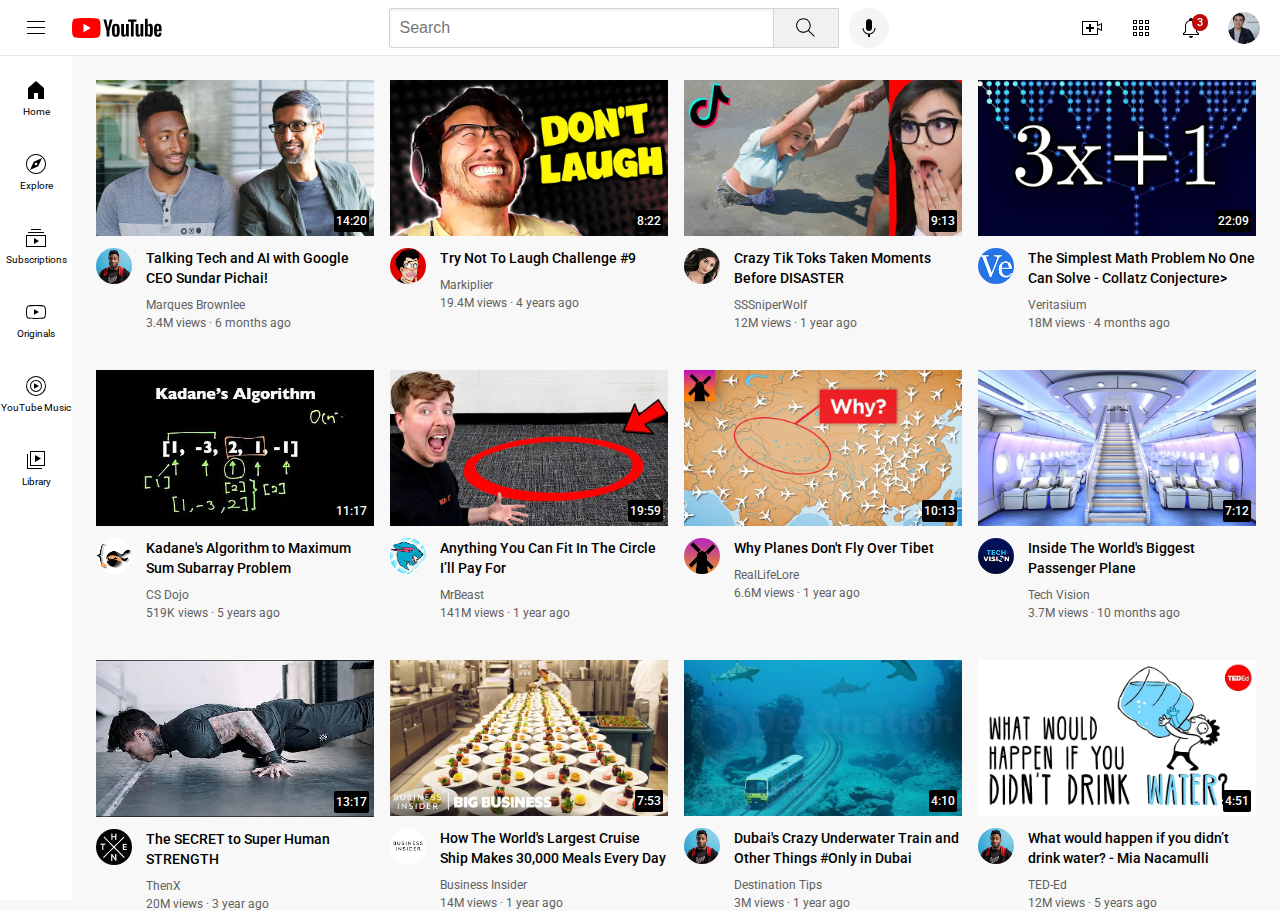
<file: index.html>
<!DOCTYPE html>
<html>
<head>
  <link rel="preconnect" href="https://fonts.googleapis.com">
  <link rel="preconnect" href="https://fonts.gstatic.com" crossorigin>
  <link href="https://fonts.googleapis.com/css2?family=Roboto:wght@400;500;700&display=swap" rel="stylesheet">
  <title>YouTube.com Clone</title>

  <link rel="stylesheet" href="styles/general.css">
  <link rel="stylesheet" href="styles/header.css">
  <link rel="stylesheet" href="styles/video.css">
  <link rel="stylesheet" href="styles/sidebar.css">
</head>
<body>
  <header class="header">
    <div class="left-section">
      <img class="hamburger-menu" src="icons/hamburger-menu.svg">
      <img class="youtube-logo" src="icons/youtube-logo.svg">

    </div>
    <div class="middle-section">
      <input class="search-bar" type="text" placeholder="Search">
      <button class="search-button" >
        <img class="search-icon" src="icons/search.svg">
        <div class="tooltip" >Search</div>
      </button>
      <!-- Put position absolute in position relative -->
      <button class="voice-search-button">
        <img class="voice-search-icon" src="icons/voice-search-icon.svg">
        <div class="tooltip" >Search with your voice</div>
      </button>
    </div>

    <div class="right-section">
      <div class="upload-icon-container">
        <img class="upload-icon" src="icons/upload.svg">
        <div class="tooltip" >Create</div>
      </div>
      <div class="youtube-apps-icon-container" >
        <img class="youtube-apps-icon" src="icons/youtube-apps.svg">
        <div class="tooltip">YouTube apps</div>
      </div>
      <div class="notifications-icon-container" >
        <img class="notifications-icon" src="icons/notifications.svg">
        <div class="notifications-count" >3</div>
        <div class="tooltip" >Notifications</div>
      </div>
      <img class="current-user-picture" src="channel-pictures/my-channel.jpeg">
    </div>
  </header>

  <nav class="sidebar" >
    <div class="sidebar-link" >
      <img src="icons/home.svg">
      <div>Home</div>
    </div>
    <div class="sidebar-link" >
      <img src="icons/explore.svg">
      <div>Explore</div>
    </div>
    <div class="sidebar-link" >
      <img src="icons/subscriptions.svg">
      <div>Subscriptions</div>
    </div>
    <div class="sidebar-link" >
      <img src="icons/originals.svg">
      <div>Originals</div>
    </div>
    <div class="sidebar-link" >
      <img src="icons/youtube-music.svg">
      <div>YouTube Music</div>
    </div>
    <div class="sidebar-link" >
      <img src="icons/library.svg">
      <div>Library</div>
    </div>
  </nav>
  
  <main>
    <section class="video-grid">
      <div class="video-preview">
        <div class="thumbnail-row">
          <a href="https://www.youtube.com/watch?v=n2RNcPRtAiY" target="_blank">
            <img class="thumbnail" src="thumbnails/thumbnail-1.webp">
          </a>
          <div class="video-time">14:20</div>
        </div>
        <div class="video-info-grid" >
          <div class="channel-picture">
            <a href="https://www.youtube.com/c/mkbhd" target="_blank">
              <img class="profile-picture" src="channel-pictures/channel-1.jpeg">
            </a>
            <div class="tooltip" >
              <img class="tooltip-profile-picture" src="channel-pictures/channel-1.jpeg">
              <div class="tooltip-info" >
                <p class="tooltip-author">Marques Brownlee</p>
                <p class="subscribers">15M subscribers</p>
              </div>
            </div>
          </div>
          <div class="video-info">
            <a class="video-link" href="https://www.youtube.com/watch?v=n2RNcPRtAiY" target="_blank">
              <p class="video-title">
                Talking Tech and AI with Google CEO Sundar Pichai!
              </p>
            </a>
            <a class="channel-link" href="https://www.youtube.com/c/mkbhd" target="_blank">
              <p class="video-author">Marques Brownlee</p>
            </a>
            <p class="video-stats">3.4M views &#183; 6 months ago</p>
          </div>
        </div>
      </div>
    
      <div class="video-preview">
        <div class="thumbnail-row">
          <a href="https://www.youtube.com/watch?v=mP0RAo9SKZk" target="_blank">
            <img class="thumbnail" src="thumbnails/thumbnail-2.webp">
          </a>
          <div class="video-time">8:22</div>
        </div>
    
        <div class="video-info-grid" >
          <div class="channel-picture">
            <a href="https://www.youtube.com/c/markiplier" target="_blank">
              <img class="profile-picture" src="channel-pictures/channel-2.jpeg">
            </a>
            <div class="tooltip" >
              <img class="tooltip-profile-picture" src="channel-pictures/channel-2.jpeg">
              <div class="tooltip-info">
                <p class="tooltip-author">Markiplier</p>
                <p class="subscribers">34.4M subscribers </p>
              </div>
            </div>
          </div>
          <div class="video-info">
            <a class="video-link" href="https://www.youtube.com/watch?v=mP0RAo9SKZk" target="_blank">
              <p class="video-title">
                Try Not To Laugh Challenge #9
              </p>
            </a>
            <a class="channel-link" href="https://www.youtube.com/c/markiplier" target="_blank">
              <p class="video-author">Markiplier</p>
            </a>
            <p class="video-stats">19.4M views &#183; 4 years ago</p>
          </div>
          
        </div>
        
      </div>
  
      <div class="video-preview">
    
        <div class="thumbnail-row">
          <a href="https://www.youtube.com/watch?v=FgjPQQeTh1w" target="_blank">
            <img class="thumbnail" src="thumbnails/thumbnail-3.webp">
          </a>
          <div class="video-time">9:13</div>
        </div>
        <div class="video-info-grid" >
          <div class="channel-picture">
            <a href="https://www.youtube.com/user/SSSniperWolf" target="_blank">
              <img class="profile-picture" src="channel-pictures/channel-3.jpeg">
            </a>
          </div>
          <div class="video-info">
            <a class="video-link" href="https://www.youtube.com/watch?v=FgjPQQeTh1w" target="_blank">
              <p class="video-title">
                Crazy Tik Toks Taken Moments Before DISASTER 
              </p>
          </a>
          <a class="channel-link" href="https://www.youtube.com/user/SSSniperWolf" target="_blank">
            <p class="video-author">SSSniperWolf</p>
        </a>
            <p class="video-stats">12M views &#183; 1 year ago</p>
          </div>
          
        </div>
    
        
      </div>
    
      <div class="video-preview">
        <div class="thumbnail-row">
          <a href="https://www.youtube.com/watch?v=094y1Z2wpJg" target="_blank">
            <img class="thumbnail" src="thumbnails/thumbnail-4.webp">
          </a>
          <div class="video-time">22:09</div>
        </div>
    
        <div class="video-info-grid" >
          <div class="channel-picture">
            <a href="https://www.youtube.com/c/veritasium" target="_blank">
              <img class="profile-picture" src="channel-pictures/channel-4.jpeg">
            </a>
          </div>
          <div class="video-info">
            <a class="video-link" href="https://www.youtube.com/watch?v=094y1Z2wpJg" target="_blank">
              <p class="video-title">
                The Simplest Math Problem No One Can Solve - Collatz Conjecture>
              </p> 
            </a> 
            <a class="channel-link" href="https://www.youtube.com/c/veritasium" target="_blank">
              <p class="video-author">Veritasium</p>
            </a>
            <p class="video-stats">18M views &#183; 4 months ago</p>
          </div>
          
        </div>
      </div>
    
      <div class="video-preview">
    
        <div class="thumbnail-row">
          <a href="https://www.youtube.com/watch?v=86CQq3pKSUw" target="_blank">
            <img class="thumbnail" src="thumbnails/thumbnail-5.webp">
          </a>
          <div class="video-time">11:17</div>
        </div>
        <div class="video-info-grid" >
          <div class="channel-picture">
            <a href="https://www.youtube.com/c/CSDojo" target="_blank">
              <img class="profile-picture" src="channel-pictures/channel-5.jpeg">
            </a>
          </div>
          <div class="video-info">
            <a class="video-link" href="https://www.youtube.com/watch?v=86CQq3pKSUw" target="_blank">
              <p class="video-title">
                Kadane's Algorithm to Maximum Sum Subarray Problem
              </p>
            </a>

            <a class="channel-link" href="https://www.youtube.com/c/CSDojo" target="_blank">
              <p class="video-author">CS Dojo</p>
            </a>
            <p class="video-stats">519K views &#183; 5 years ago</p>
          </div>
        </div>
      </div>
    
      <div class="video-preview">
        <div class="thumbnail-row">
          <a href="https://www.youtube.com/watch?v=yXWw0_UfSFg" target="_blank">
            <img class="thumbnail" src="thumbnails/thumbnail-6.webp">
          </a>
          <div class="video-time">19:59</div>
        </div>
        <div class="video-info-grid" >
          <div class="channel-picture">
            <a href="https://www.youtube.com/channel/UCX6OQ3DkcsbYNE6H8uQQuVA" target="_blank">
              <img class="profile-picture" src="channel-pictures/channel-6.jpeg">
            </a>
          </div>
          <div class="video-info">
            <a class="video-link" href="https://www.youtube.com/watch?v=yXWw0_UfSFg" target="_blank">
              <p class="video-title">
                Anything You Can Fit In The Circle I’ll Pay For</p>
            </a>

            <a class="channel-link" href="https://www.youtube.com/channel/UCX6OQ3DkcsbYNE6H8uQQuVA" target="_blank">
              <p class="video-author">MrBeast</p>
            </a>

            <p class="video-stats">141M views &#183; 1 year ago</p>
          </div>
        </div>
      </div>

      <div class="video-preview">
        <div class="thumbnail-row">
          <a href="https://www.youtube.com/watch?v=fNVa1qMbF9Y" target="_blank">
            <img class="thumbnail" src="thumbnails/thumbnail-7.webp">
          </a>
          <div class="video-time">10:13</div>
        </div>
        <div class="video-info-grid" >
          <div class="channel-picture">
            <a href="https://www.youtube.com/channel/UCP5tjEmvPItGyLhmjdwP7Ww" target="_blank">
              <img class="profile-picture" src="channel-pictures/channel-7.jpeg">
            </a>

          </div>
          <div class="video-info">
            <a class="video-link" href="https://www.youtube.com/watch?v=fNVa1qMbF9Y" target="_blank">
              <p class="video-title">
                Why Planes Don't Fly Over Tibet </p>
            </a>

            <a class="channel-link" href="https://www.youtube.com/channel/UCP5tjEmvPItGyLhmjdwP7Ww" target="_blank">
              <p class="video-author">RealLifeLore</p>
            </a>

            <p class="video-stats">6.6M views &#183; 1 year ago</p>
          </div>
        </div>
      </div>

      <div class="video-preview">
        <div class="thumbnail-row">
          <a href="https://www.youtube.com/watch?v=lFm4EM1juls" target="_blank">
            <img class="thumbnail" src="thumbnails/thumbnail-8.webp">
          </a>
          <div class="video-time">7:12</div>
        </div>
        <div class="video-info-grid" >
          <div class="channel-picture">
            <a href="https://www.youtube.com/channel/UCHAK6CyegY22Zj2GWrcaIxg" target="_blank">
              <img class="profile-picture" src="channel-pictures/channel-8.jpeg">
            </a>

          </div>
          <div class="video-info">
            <a class="video-link" href="https://www.youtube.com/watch?v=lFm4EM1juls" target="_blank">
              <p class="video-title">
                Inside The World's Biggest Passenger Plane   </p>
            </a>
            <a class="channel-link" href="https://www.youtube.com/channel/UCHAK6CyegY22Zj2GWrcaIxg" target="_blank">
              <p class="video-author">Tech Vision</p>
            </a>
            <p class="video-stats">3.7M views  &#183; 10 months ago</p>
          </div>
        </div>
      </div>

      <div class="video-preview">
        <div class="thumbnail-row">
          <a href="https://www.youtube.com/watch?v=ixmxOlcrlUc" target="_blank">
            <img class="thumbnail" src="thumbnails/thumbnail-9.webp">
          </a>
          <div class="video-time">13:17</div>
        </div>
        <div class="video-info-grid" >
          <div class="channel-picture">
            <a href="https://www.youtube.com/c/OFFICIALTHENXSTUDIOS" target="_blank">
              <img class="profile-picture" src="channel-pictures/channel-9.jpeg">
            </a>
          </div>
          <div class="video-info">
            <a class="video-link" href="https://www.youtube.com/watch?v=ixmxOlcrlUc" target="_blank">
              <p class="video-title">
                The SECRET to Super Human STRENGTH           
               </p>
            </a>
            <a class="channel-link" href="https://www.youtube.com/c/OFFICIALTHENXSTUDIOS" target="_blank">
              <p class="video-author">ThenX</p>
            </a>
            <p class="video-stats">20M views &#183; 3 year ago</p>
          </div>
        </div>
      </div>

      <div class="video-preview">
        <div class="thumbnail-row">
          <a href="https://www.youtube.com/watch?v=R2vXbFp5C9o" target="_blank">
            <img class="thumbnail" src="thumbnails/thumbnail-10.webp">
          </a>
          <div class="video-time">7:53</div>
        </div>
        <div class="video-info-grid" >
          <div class="channel-picture">
            <a href="https://www.youtube.com/user/businessinsider" target="_blank">
              <img class="profile-picture" src="channel-pictures/channel-10.jpeg">
            </a>
          </div>
          <div class="video-info">
            <a class="video-link" href="https://www.youtube.com/watch?v=R2vXbFp5C9o" target="_blank">
              <p class="video-title">
                How The World's Largest Cruise Ship Makes 30,000 Meals Every Day </p>
            </a>
            <a class="channel-link" href="https://www.youtube.com/user/businessinsider" target="_blank">
              <p class="video-author">Business Insider</p>
            </a>
            <p class="video-stats">14M views &#183; 1 year ago</p>
          </div>
        </div>
      </div>

      <div class="video-preview">
        <div class="thumbnail-row">
          <a href="https://www.youtube.com/watch?v=0nZuYyXET3s" target="_blank">
           <img class="thumbnail" src="thumbnails/thumbnail-11.webp">
          </a>
          <div class="video-time">4:10</div>
        </div>
        <div class="video-info-grid" >
          <div class="channel-picture">
            <img class="profile-picture" src="channel-pictures/channel-1.jpeg">
          </div>
          <div class="video-info">
            <p class="video-title">
              Dubai's Crazy Underwater Train and Other Things #Only in Dubai            </p>
            <p class="video-author">Destination Tips</p>
            <p class="video-stats">3M views  &#183; 1 year ago</p>
          </div>
        </div>
      </div>

      <div class="video-preview">
        <div class="thumbnail-row">
          <a href="https://www.youtube.com/watch?v=9iMGFqMmUFs" target="_blank">
            <img class="thumbnail" src="thumbnails/thumbnail-12.webp">
          </a>
          <div class="video-time">4:51</div>
        </div>
        <div class="video-info-grid" >
          <div class="channel-picture">
            <img class="profile-picture" src="channel-pictures/channel-1.jpeg">
          </div>
          <div class="video-info">
            <p class="video-title">
              What would happen if you didn’t drink water? - Mia Nacamulli            </p>
            <p class="video-author">TED-Ed</p>
            <p class="video-stats">12M views &#183; 5 years ago</p>
          </div>
        </div>
      </div>
    </section>
  </main>
  
 
</body>
</html>
</file>
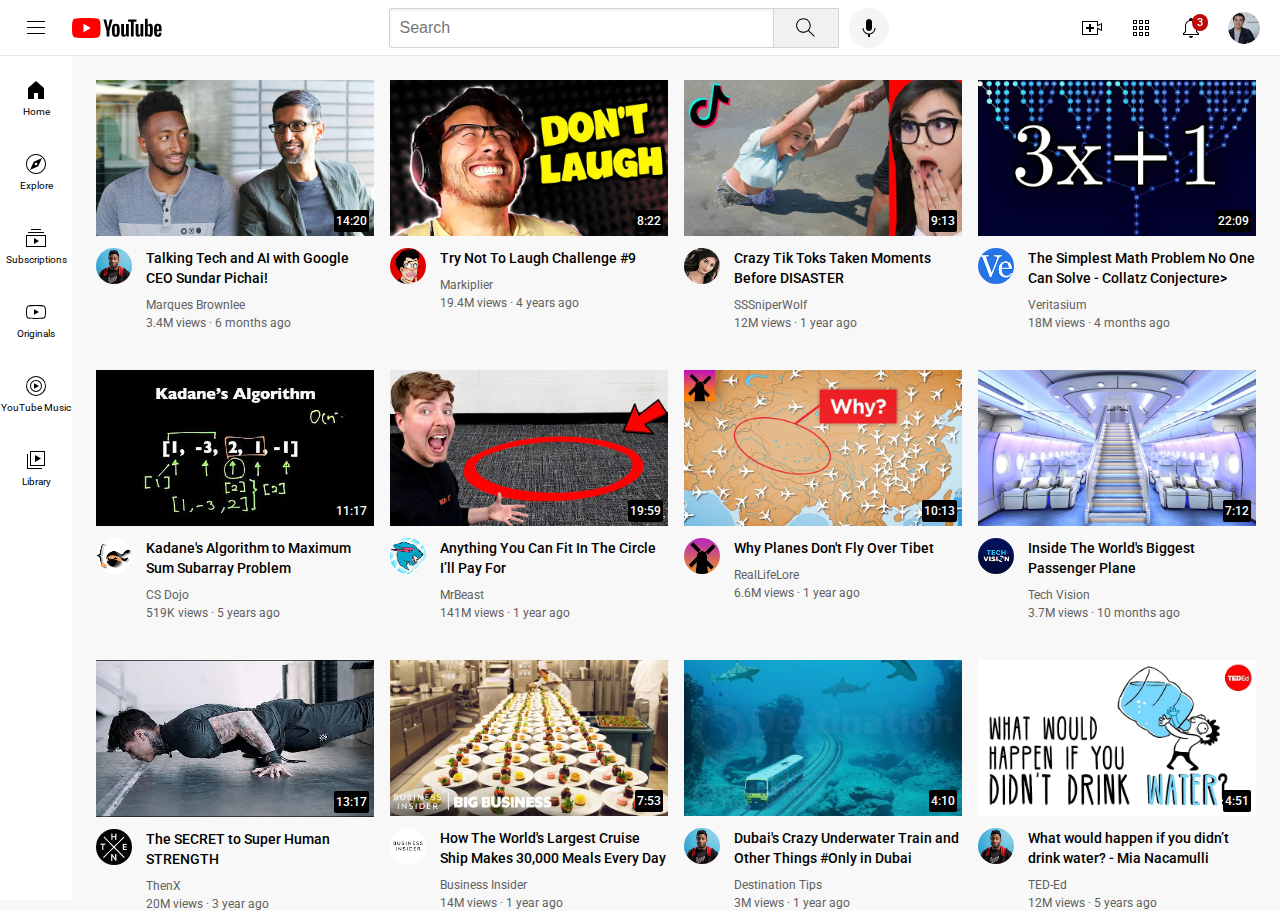
<file: youtube.html>
<!DOCTYPE html>
<html>
<head>
  <link rel="preconnect" href="https://fonts.googleapis.com">
  <link rel="preconnect" href="https://fonts.gstatic.com" crossorigin>
  <link href="https://fonts.googleapis.com/css2?family=Roboto:wght@400;500;700&display=swap" rel="stylesheet">
  <title>YouTube.com Clone</title>

  <link rel="stylesheet" href="styles/general.css">
  <link rel="stylesheet" href="styles/header.css">
  <link rel="stylesheet" href="styles/video.css">
  <link rel="stylesheet" href="styles/sidebar.css">
</head>
<body>
  <header class="header">
    <div class="left-section">
      <img class="hamburger-menu" src="icons/hamburger-menu.svg">
      <img class="youtube-logo" src="icons/youtube-logo.svg">

    </div>
    <div class="middle-section">
      <input class="search-bar" type="text" placeholder="Search">
      <button class="search-button" >
        <img class="search-icon" src="icons/search.svg">
        <div class="tooltip" >Search</div>
      </button>
      <!-- Put position absolute in position relative -->
      <button class="voice-search-button">
        <img class="voice-search-icon" src="icons/voice-search-icon.svg">
        <div class="tooltip" >Search with your voice</div>
      </button>
    </div>

    <div class="right-section">
      <div class="upload-icon-container">
        <img class="upload-icon" src="icons/upload.svg">
        <div class="tooltip" >Create</div>
      </div>
      <div class="youtube-apps-icon-container" >
        <img class="youtube-apps-icon" src="icons/youtube-apps.svg">
        <div class="tooltip">YouTube apps</div>
      </div>
      <div class="notifications-icon-container" >
        <img class="notifications-icon" src="icons/notifications.svg">
        <div class="notifications-count" >3</div>
        <div class="tooltip" >Notifications</div>
      </div>
      <img class="current-user-picture" src="channel-pictures/my-channel.jpeg">
    </div>
  </header>

  <nav class="sidebar" >
    <div class="sidebar-link" >
      <img src="icons/home.svg">
      <div>Home</div>
    </div>
    <div class="sidebar-link" >
      <img src="icons/explore.svg">
      <div>Explore</div>
    </div>
    <div class="sidebar-link" >
      <img src="icons/subscriptions.svg">
      <div>Subscriptions</div>
    </div>
    <div class="sidebar-link" >
      <img src="icons/originals.svg">
      <div>Originals</div>
    </div>
    <div class="sidebar-link" >
      <img src="icons/youtube-music.svg">
      <div>YouTube Music</div>
    </div>
    <div class="sidebar-link" >
      <img src="icons/library.svg">
      <div>Library</div>
    </div>
  </nav>
  
  <main>
    <section class="video-grid">
      <div class="video-preview">
        <div class="thumbnail-row">
          <a href="https://www.youtube.com/watch?v=n2RNcPRtAiY" target="_blank">
            <img class="thumbnail" src="thumbnails/thumbnail-1.webp">
          </a>
          <div class="video-time">14:20</div>
        </div>
        <div class="video-info-grid" >
          <div class="channel-picture">
            <a href="https://www.youtube.com/c/mkbhd" target="_blank">
              <img class="profile-picture" src="channel-pictures/channel-1.jpeg">
            </a>
            <div class="tooltip" >
              <img class="tooltip-profile-picture" src="channel-pictures/channel-1.jpeg">
              <div class="tooltip-info" >
                <p class="tooltip-author">Marques Brownlee</p>
                <p class="subscribers">15M subscribers</p>
              </div>
            </div>
          </div>
          <div class="video-info">
            <a class="video-link" href="https://www.youtube.com/watch?v=n2RNcPRtAiY" target="_blank">
              <p class="video-title">
                Talking Tech and AI with Google CEO Sundar Pichai!
              </p>
            </a>
            <a class="channel-link" href="https://www.youtube.com/c/mkbhd" target="_blank">
              <p class="video-author">Marques Brownlee</p>
            </a>
            <p class="video-stats">3.4M views &#183; 6 months ago</p>
          </div>
        </div>
      </div>
    
      <div class="video-preview">
        <div class="thumbnail-row">
          <a href="https://www.youtube.com/watch?v=mP0RAo9SKZk" target="_blank">
            <img class="thumbnail" src="thumbnails/thumbnail-2.webp">
          </a>
          <div class="video-time">8:22</div>
        </div>
    
        <div class="video-info-grid" >
          <div class="channel-picture">
            <a href="https://www.youtube.com/c/markiplier" target="_blank">
              <img class="profile-picture" src="channel-pictures/channel-2.jpeg">
            </a>
            <div class="tooltip" >
              <img class="tooltip-profile-picture" src="channel-pictures/channel-2.jpeg">
              <div class="tooltip-info">
                <p class="tooltip-author">Markiplier</p>
                <p class="subscribers">34.4M subscribers </p>
              </div>
            </div>
          </div>
          <div class="video-info">
            <a class="video-link" href="https://www.youtube.com/watch?v=mP0RAo9SKZk" target="_blank">
              <p class="video-title">
                Try Not To Laugh Challenge #9
              </p>
            </a>
            <a class="channel-link" href="https://www.youtube.com/c/markiplier" target="_blank">
              <p class="video-author">Markiplier</p>
            </a>
            <p class="video-stats">19.4M views &#183; 4 years ago</p>
          </div>
          
        </div>
        
      </div>
  
      <div class="video-preview">
    
        <div class="thumbnail-row">
          <a href="https://www.youtube.com/watch?v=FgjPQQeTh1w" target="_blank">
            <img class="thumbnail" src="thumbnails/thumbnail-3.webp">
          </a>
          <div class="video-time">9:13</div>
        </div>
        <div class="video-info-grid" >
          <div class="channel-picture">
            <a href="https://www.youtube.com/user/SSSniperWolf" target="_blank">
              <img class="profile-picture" src="channel-pictures/channel-3.jpeg">
            </a>
          </div>
          <div class="video-info">
            <a class="video-link" href="https://www.youtube.com/watch?v=FgjPQQeTh1w" target="_blank">
              <p class="video-title">
                Crazy Tik Toks Taken Moments Before DISASTER 
              </p>
          </a>
          <a class="channel-link" href="https://www.youtube.com/user/SSSniperWolf" target="_blank">
            <p class="video-author">SSSniperWolf</p>
        </a>
            <p class="video-stats">12M views &#183; 1 year ago</p>
          </div>
          
        </div>
    
        
      </div>
    
      <div class="video-preview">
        <div class="thumbnail-row">
          <a href="https://www.youtube.com/watch?v=094y1Z2wpJg" target="_blank">
            <img class="thumbnail" src="thumbnails/thumbnail-4.webp">
          </a>
          <div class="video-time">22:09</div>
        </div>
    
        <div class="video-info-grid" >
          <div class="channel-picture">
            <a href="https://www.youtube.com/c/veritasium" target="_blank">
              <img class="profile-picture" src="channel-pictures/channel-4.jpeg">
            </a>
          </div>
          <div class="video-info">
            <a class="video-link" href="https://www.youtube.com/watch?v=094y1Z2wpJg" target="_blank">
              <p class="video-title">
                The Simplest Math Problem No One Can Solve - Collatz Conjecture>
              </p> 
            </a> 
            <a class="channel-link" href="https://www.youtube.com/c/veritasium" target="_blank">
              <p class="video-author">Veritasium</p>
            </a>
            <p class="video-stats">18M views &#183; 4 months ago</p>
          </div>
          
        </div>
      </div>
    
      <div class="video-preview">
    
        <div class="thumbnail-row">
          <a href="https://www.youtube.com/watch?v=86CQq3pKSUw" target="_blank">
            <img class="thumbnail" src="thumbnails/thumbnail-5.webp">
          </a>
          <div class="video-time">11:17</div>
        </div>
        <div class="video-info-grid" >
          <div class="channel-picture">
            <a href="https://www.youtube.com/c/CSDojo" target="_blank">
              <img class="profile-picture" src="channel-pictures/channel-5.jpeg">
            </a>
          </div>
          <div class="video-info">
            <a class="video-link" href="https://www.youtube.com/watch?v=86CQq3pKSUw" target="_blank">
              <p class="video-title">
                Kadane's Algorithm to Maximum Sum Subarray Problem
              </p>
            </a>

            <a class="channel-link" href="https://www.youtube.com/c/CSDojo" target="_blank">
              <p class="video-author">CS Dojo</p>
            </a>
            <p class="video-stats">519K views &#183; 5 years ago</p>
          </div>
        </div>
      </div>
    
      <div class="video-preview">
        <div class="thumbnail-row">
          <a href="https://www.youtube.com/watch?v=yXWw0_UfSFg" target="_blank">
            <img class="thumbnail" src="thumbnails/thumbnail-6.webp">
          </a>
          <div class="video-time">19:59</div>
        </div>
        <div class="video-info-grid" >
          <div class="channel-picture">
            <a href="https://www.youtube.com/channel/UCX6OQ3DkcsbYNE6H8uQQuVA" target="_blank">
              <img class="profile-picture" src="channel-pictures/channel-6.jpeg">
            </a>
          </div>
          <div class="video-info">
            <a class="video-link" href="https://www.youtube.com/watch?v=yXWw0_UfSFg" target="_blank">
              <p class="video-title">
                Anything You Can Fit In The Circle I’ll Pay For</p>
            </a>

            <a class="channel-link" href="https://www.youtube.com/channel/UCX6OQ3DkcsbYNE6H8uQQuVA" target="_blank">
              <p class="video-author">MrBeast</p>
            </a>

            <p class="video-stats">141M views &#183; 1 year ago</p>
          </div>
        </div>
      </div>

      <div class="video-preview">
        <div class="thumbnail-row">
          <a href="https://www.youtube.com/watch?v=fNVa1qMbF9Y" target="_blank">
            <img class="thumbnail" src="thumbnails/thumbnail-7.webp">
          </a>
          <div class="video-time">10:13</div>
        </div>
        <div class="video-info-grid" >
          <div class="channel-picture">
            <a href="https://www.youtube.com/channel/UCP5tjEmvPItGyLhmjdwP7Ww" target="_blank">
              <img class="profile-picture" src="channel-pictures/channel-7.jpeg">
            </a>

          </div>
          <div class="video-info">
            <a class="video-link" href="https://www.youtube.com/watch?v=fNVa1qMbF9Y" target="_blank">
              <p class="video-title">
                Why Planes Don't Fly Over Tibet </p>
            </a>

            <a class="channel-link" href="https://www.youtube.com/channel/UCP5tjEmvPItGyLhmjdwP7Ww" target="_blank">
              <p class="video-author">RealLifeLore</p>
            </a>

            <p class="video-stats">6.6M views &#183; 1 year ago</p>
          </div>
        </div>
      </div>

      <div class="video-preview">
        <div class="thumbnail-row">
          <a href="https://www.youtube.com/watch?v=lFm4EM1juls" target="_blank">
            <img class="thumbnail" src="thumbnails/thumbnail-8.webp">
          </a>
          <div class="video-time">7:12</div>
        </div>
        <div class="video-info-grid" >
          <div class="channel-picture">
            <a href="https://www.youtube.com/channel/UCHAK6CyegY22Zj2GWrcaIxg" target="_blank">
              <img class="profile-picture" src="channel-pictures/channel-8.jpeg">
            </a>

          </div>
          <div class="video-info">
            <a class="video-link" href="https://www.youtube.com/watch?v=lFm4EM1juls" target="_blank">
              <p class="video-title">
                Inside The World's Biggest Passenger Plane   </p>
            </a>
            <a class="channel-link" href="https://www.youtube.com/channel/UCHAK6CyegY22Zj2GWrcaIxg" target="_blank">
              <p class="video-author">Tech Vision</p>
            </a>
            <p class="video-stats">3.7M views  &#183; 10 months ago</p>
          </div>
        </div>
      </div>

      <div class="video-preview">
        <div class="thumbnail-row">
          <a href="https://www.youtube.com/watch?v=ixmxOlcrlUc" target="_blank">
            <img class="thumbnail" src="thumbnails/thumbnail-9.webp">
          </a>
          <div class="video-time">13:17</div>
        </div>
        <div class="video-info-grid" >
          <div class="channel-picture">
            <a href="https://www.youtube.com/c/OFFICIALTHENXSTUDIOS" target="_blank">
              <img class="profile-picture" src="channel-pictures/channel-9.jpeg">
            </a>
          </div>
          <div class="video-info">
            <a class="video-link" href="https://www.youtube.com/watch?v=ixmxOlcrlUc" target="_blank">
              <p class="video-title">
                The SECRET to Super Human STRENGTH           
               </p>
            </a>
            <a class="channel-link" href="https://www.youtube.com/c/OFFICIALTHENXSTUDIOS" target="_blank">
              <p class="video-author">ThenX</p>
            </a>
            <p class="video-stats">20M views &#183; 3 year ago</p>
          </div>
        </div>
      </div>

      <div class="video-preview">
        <div class="thumbnail-row">
          <a href="https://www.youtube.com/watch?v=R2vXbFp5C9o" target="_blank">
            <img class="thumbnail" src="thumbnails/thumbnail-10.webp">
          </a>
          <div class="video-time">7:53</div>
        </div>
        <div class="video-info-grid" >
          <div class="channel-picture">
            <a href="https://www.youtube.com/user/businessinsider" target="_blank">
              <img class="profile-picture" src="channel-pictures/channel-10.jpeg">
            </a>
          </div>
          <div class="video-info">
            <a class="video-link" href="https://www.youtube.com/watch?v=R2vXbFp5C9o" target="_blank">
              <p class="video-title">
                How The World's Largest Cruise Ship Makes 30,000 Meals Every Day </p>
            </a>
            <a class="channel-link" href="https://www.youtube.com/user/businessinsider" target="_blank">
              <p class="video-author">Business Insider</p>
            </a>
            <p class="video-stats">14M views &#183; 1 year ago</p>
          </div>
        </div>
      </div>

      <div class="video-preview">
        <div class="thumbnail-row">
          <a href="https://www.youtube.com/watch?v=0nZuYyXET3s" target="_blank">
           <img class="thumbnail" src="thumbnails/thumbnail-11.webp">
          </a>
          <div class="video-time">4:10</div>
        </div>
        <div class="video-info-grid" >
          <div class="channel-picture">
            <img class="profile-picture" src="channel-pictures/channel-1.jpeg">
          </div>
          <div class="video-info">
            <p class="video-title">
              Dubai's Crazy Underwater Train and Other Things #Only in Dubai            </p>
            <p class="video-author">Destination Tips</p>
            <p class="video-stats">3M views  &#183; 1 year ago</p>
          </div>
        </div>
      </div>

      <div class="video-preview">
        <div class="thumbnail-row">
          <a href="https://www.youtube.com/watch?v=9iMGFqMmUFs" target="_blank">
            <img class="thumbnail" src="thumbnails/thumbnail-12.webp">
          </a>
          <div class="video-time">4:51</div>
        </div>
        <div class="video-info-grid" >
          <div class="channel-picture">
            <img class="profile-picture" src="channel-pictures/channel-1.jpeg">
          </div>
          <div class="video-info">
            <p class="video-title">
              What would happen if you didn’t drink water? - Mia Nacamulli            </p>
            <p class="video-author">TED-Ed</p>
            <p class="video-stats">12M views &#183; 5 years ago</p>
          </div>
        </div>
      </div>
    </section>
  </main>
  
 
</body>
</html>
</file>
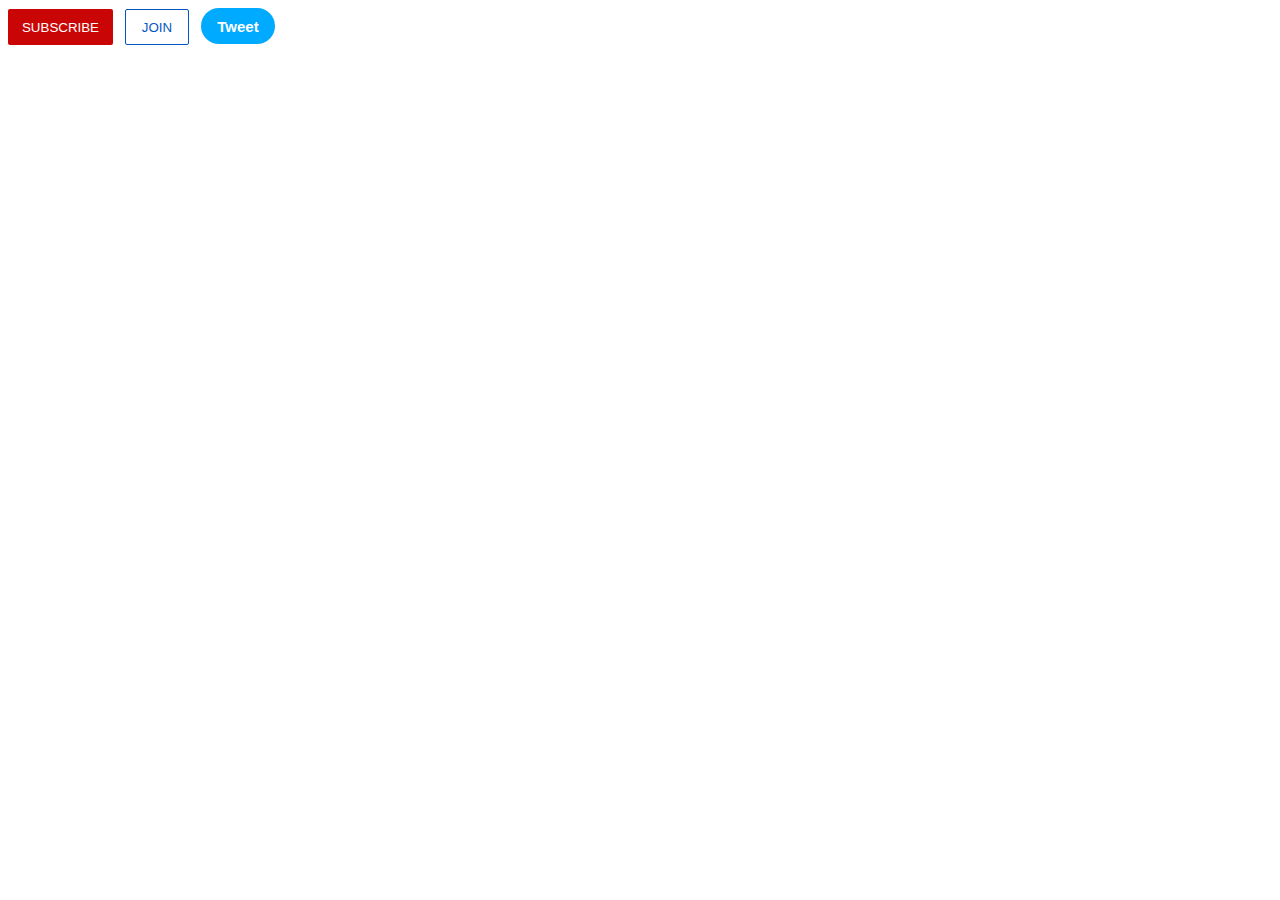
<file: intro-to-html/buttons.html>
<!DOCTYPE html>
<html>
  <head>
    <title>Button Practice</title>
    <link rel="stylesheet" href="styles/buttons.css">
  </head>
  <body>
    <button class="subscribe-button">SUBSCRIBE</button>
    <button class="join-button">JOIN</button>
    <button class="tweet-button">Tweet</button>    
  </body>
</html>
</file>
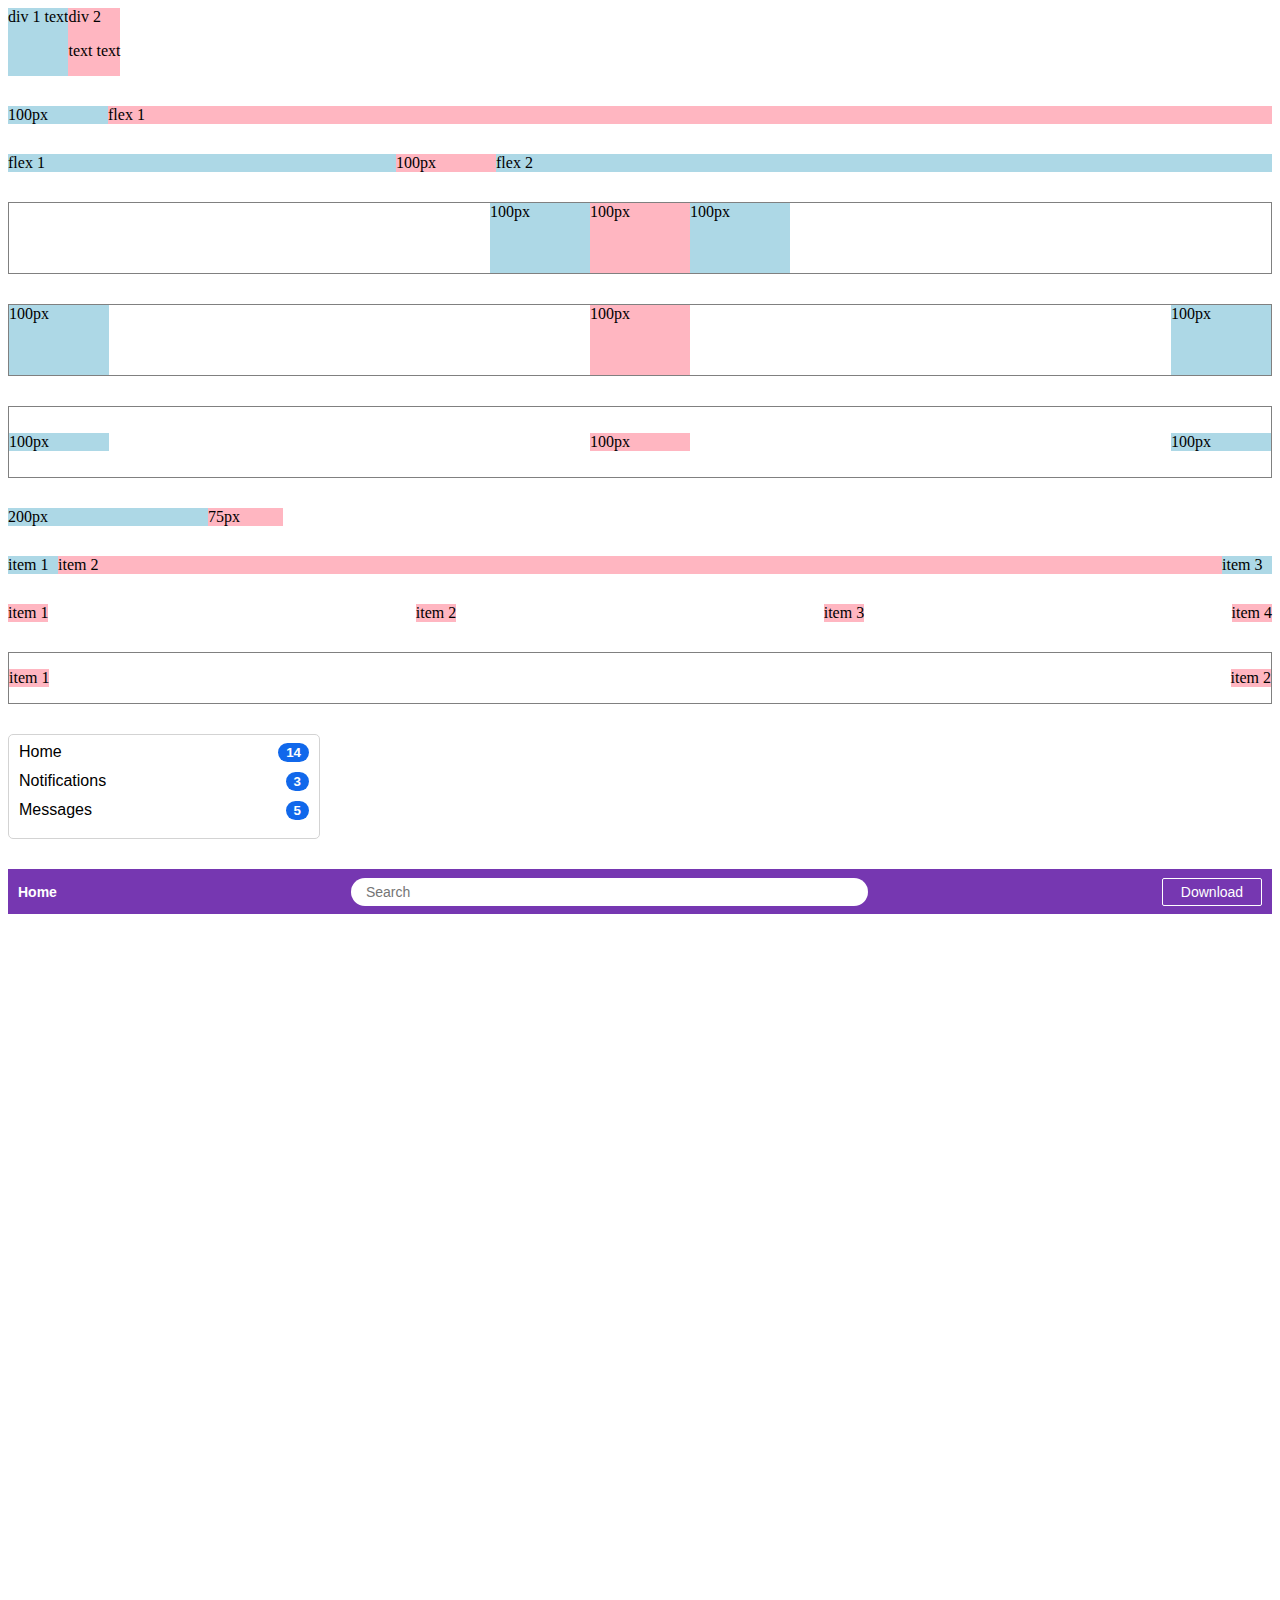
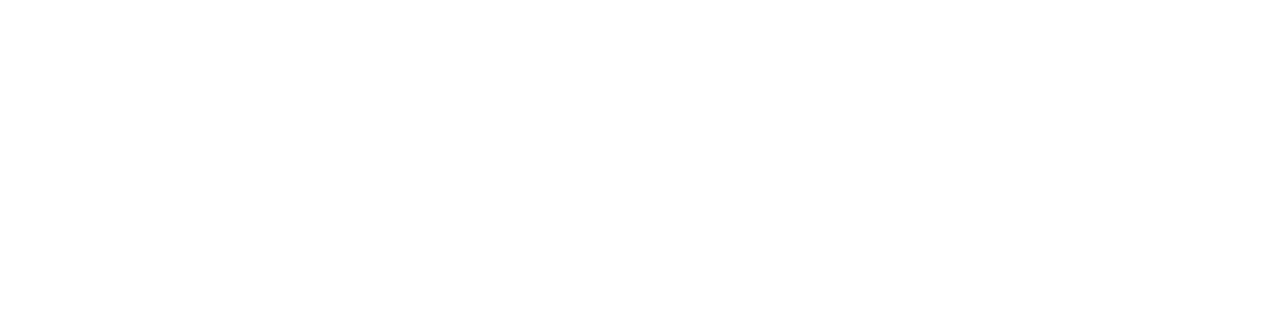
<file: intro-to-html/flexbox.html>
<!DOCTYPE html>
<html>
  <head>
    <title>FlexBox Practice</title>

  </head>
  <body style="padding-bottom: 1000px;">
    <div style="
    display:flex;
    flex-direction: row;
    ">
      <div style="background-color:
      lightblue;">div 1 text</div>
      <div style="background-color:
      lightpink;">div 2 <p>text text</p></div>
    </div>

    <div style="
    margin-top:30px;
    display:flex;
    flex-direction: row;
    ">
      <div style="
      background-color:lightblue;
      width: 100px;">100px</div>
      <div style="background-color:lightpink;
      flex: 1;
      ">flex 1</div>
    </div>

    <div style="
    margin-top:30px;
    display:flex;
    flex-direction: row;
    ">
      <div style="background-color:lightblue;
      flex: 1;
      ">flex 1</div>
      <div style="
      background-color:lightpink;
      width: 100px;">100px</div>
      <div style="
      background-color:lightblue;
      flex: 2">flex 2</div>
    </div>

    <div style="
    margin-top:30px;
    height: 70px;
    border-width: 1px;
    border-style: solid;
    border-color: gray;
    display:flex;
    flex-direction: row;
    justify-content: center;
   
    ">
      <div style="background-color:lightblue;
      width: 100px;
      ">100px</div>
      <div style="
      background-color:lightpink;
      width: 100px;">100px</div>
      <div style="
      background-color:lightblue;
      width: 100px;">100px</div>
    </div>

    <div style="
    margin-top:30px;
    height: 70px;
    border-width: 1px;
    border-style: solid;
    border-color: gray;
    display:flex;
    flex-direction: row;
    justify-content: space-between;
   
    ">
      <div style="background-color:lightblue;
      width: 100px;
      ">100px</div>
      <div style="
      background-color:lightpink;
      width: 100px;">100px</div>
      <div style="
      background-color:lightblue;
      width: 100px;">100px</div>
    </div>

    <div style="
    margin-top:30px;
    height: 70px;
    border-width: 1px;
    border-style: solid;
    border-color: gray;
    display:flex;
    flex-direction: row;
    justify-content: space-between;
    align-items: center;
   
    ">
      <div style="background-color:lightblue;
      width: 100px;
      ">100px</div>
      <div style="
      background-color:lightpink;
      width: 100px;">100px</div>
      <div style="
      background-color:lightblue;
      width: 100px;">100px</div>
    </div>

    <div style="
      margin-top: 30px;
      display:flex;
      flex-direction: row;">

      <div style="background-color:lightblue;
      width:200px">200px</div>
      <div style="background-color:lightpink;
      width: 75px">75px</div>
    
    </div>

    <div style="
    margin-top:30px;
    display:flex;
    flex-direction: row;">

      <div style="background-color:lightblue;
      width: 50px">item 1</div>
      <div style="background-color:lightpink;
      flex:1">item 2</div>
      <div style="background-color:lightblue;
      width: 50px">item 3</div>
    </div>
    <div style="
    margin-top:30px;
    display:flex;
    flex-direction: row;
    justify-content: space-between;">
      <div style="background-color:lightpink;">item 1</div>
      <div style="background-color:lightpink;">item 2</div>
      <div style="background-color:lightpink;">item 3</div>
      <div style="background-color:lightpink;">item 4</div>
    </div>

    <div style="
    margin-top:30px;
    display: flex;
    flex-direction: row;
    justify-content: space-between;
    height: 50px;
    border-style: solid;
    border-color: gray;
    border-width: 1px;
    align-items: center;">

      <div style="background-color: lightpink;">item 1</div>
      <div style="background-color: lightpink;">item 2</div>
    </div>

    <div style="
    margin-top: 30px;
    Width:300px;
    border-width: 1px;
    border-style: solid;
    border-radius: 5px;
    border-color: lightgray;
    font-family: Arial;
    padding-left: 10px;
    padding-top: 8px;
    padding-bottom: 8px;

    ">
      <div style="
      display:flex;
      flex-direction:row;
      justify-content:space-between;
      margin-bottom: 10px;">
        <div>Home</div>
        <div>
          <button style="background-color:rgb(17, 104, 235);
          color: white;
          font-weight: bold;
          border: none;
          border-radius: 10px;
          padding-top:2px;
          padding-bottom: 2px;
          padding-left: 8px;
          padding-right: 8px;
          margin-right:10px;">14</button>
        </div>
      </div>
      <div style="
      display:flex;
      flex-direction:row;
      justify-content:space-between;
      margin-bottom: 10px;">
        <div>Notifications</div>
        <div>
          <button style="background-color:rgb(17, 104, 235);
          color: white;
          font-weight: bold;
          border: none;
          border-radius: 10px;
          padding-top:2px;
          padding-bottom: 2px;
          padding-left: 8px;
          padding-right: 8px;
          margin-right:10px;">3</button>
        </div>
      </div>
      <div style="
      display:flex;
      flex-direction:row;
      justify-content:space-between;
      margin-bottom: 10px;">
        <div>Messages</div>
        <div>
          <button style="background-color:rgb(17, 104, 235);
          color: white;
          font-weight: bold;
          border: none;
          border-radius: 10px;
          padding-top:2px;
          padding-bottom: 2px;
          padding-left: 8px;
          padding-right: 8px;
          margin-right:10px;">5</button>
        </div>
      </div>
    </div>

    <div style="
    margin-top: 30px;
    height: 45px;
    background-color:rgb(118, 55, 177);
    display: flex;
    flex-direction: row;
    justify-content: space-between;
    align-items: center;
    padding-left: 10px;
    padding-right: 10px;
    ">
      <div style="
      color: white;
      font-family: Arial;
      font-size: 14px;
      font-weight: bold;
      
      ">Home</div>
      <div>
        <input style="
        border:none;
        border-radius:15px;
        padding-top:6px;
        padding-bottom: 6px;
        padding-left: 15px;
        font-size: 14px;
        width: 500px;
        " type="text" placeholder="Search">
      </div>
      <div>
        <button style="
        width: 100px;
        background-color:rgb(118, 55, 177);
        border-style: solid;
        border-width: 1px;
        border-color: white;
        border-radius: 2px;
        color: white;
        font-size: 14px;
        padding-top: 5px;
        padding-bottom: 5px;
        padding-left:12px;
        padding-right: 12px;
        ">Download</button>
      </div>
    </div>
  </body>
</html>
</file>
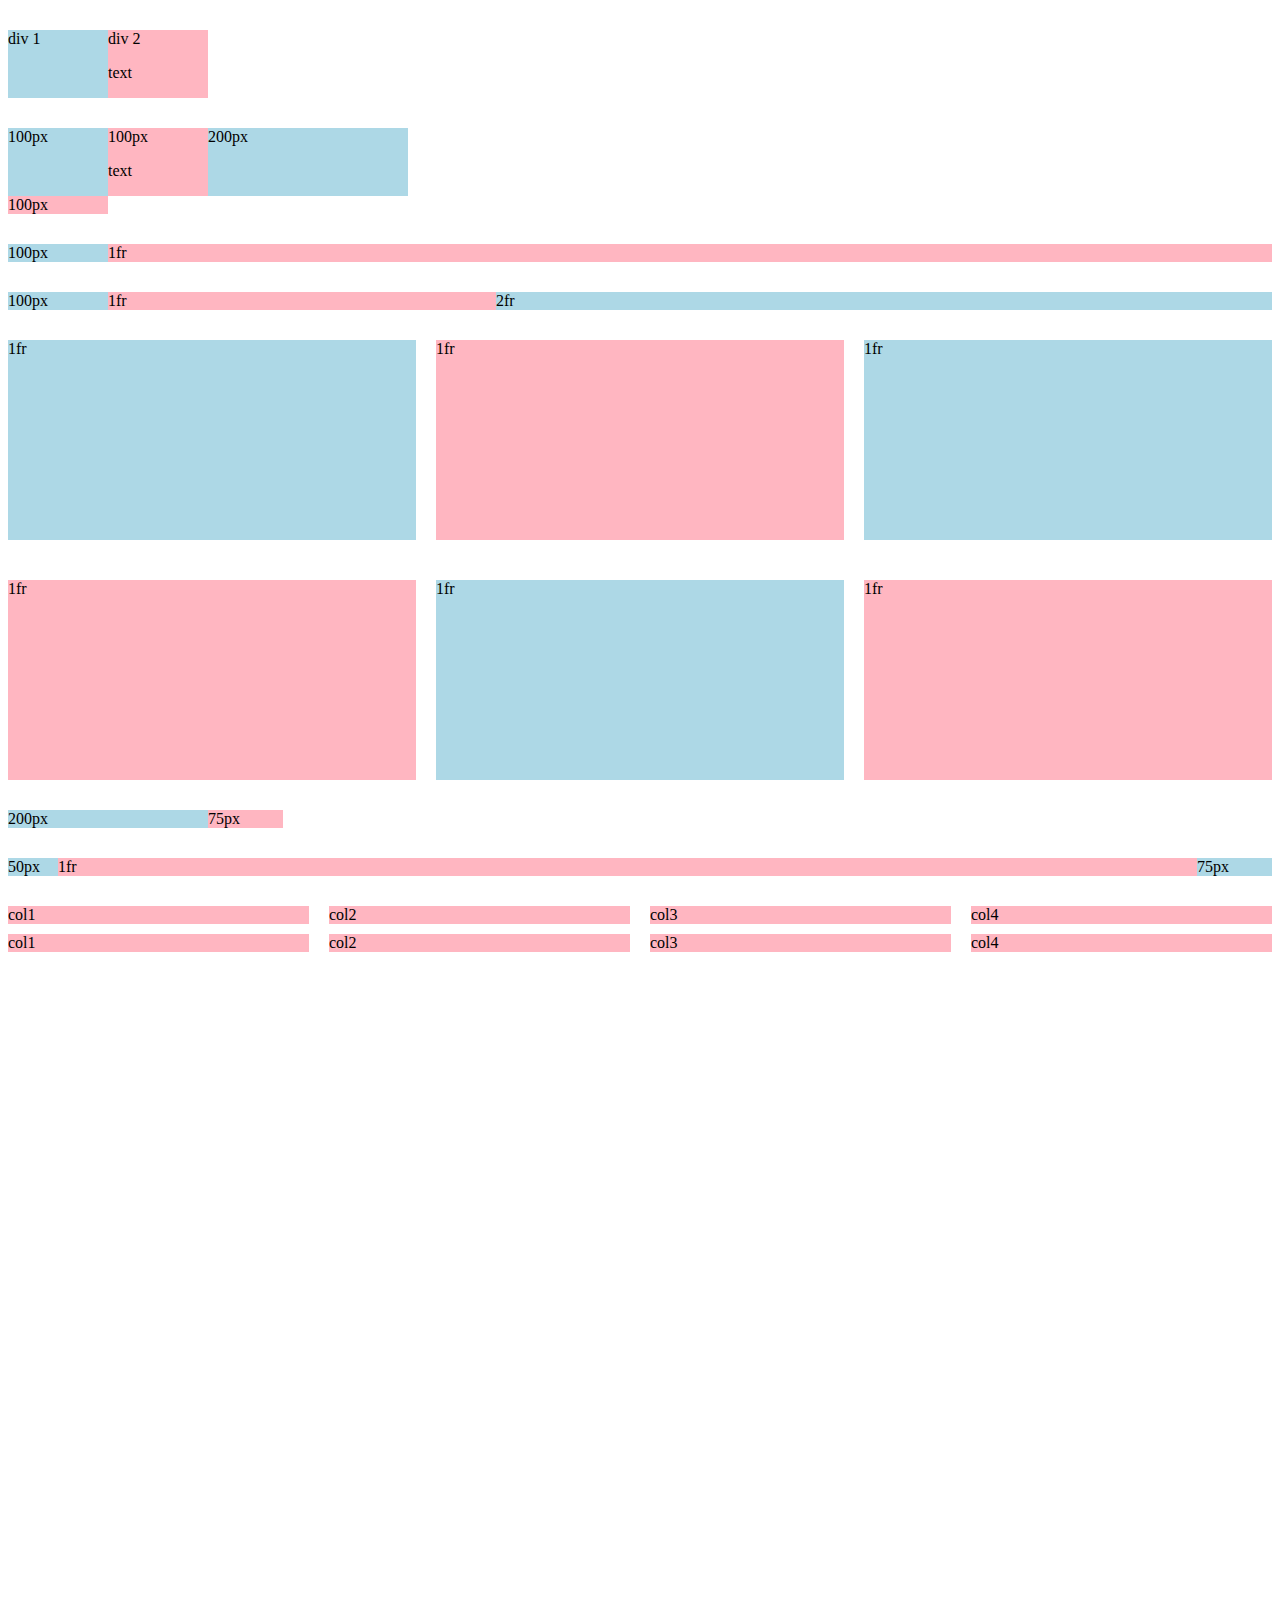
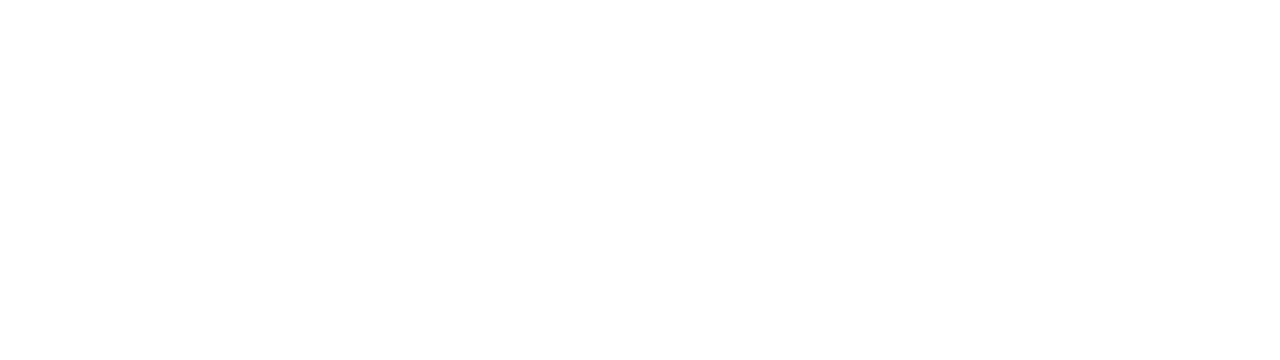
<file: intro-to-html/grid.html>
<!DOCTYPE html>
<html>
  <head>
    <title>Grid Practice</title>
  </head>
  <body style="padding-bottom: 1000px;">
    <div style="
    margin-top:30px;
    display:grid;
    grid-template-columns: 100px 100px;
    " >
      <div style="background-color:
      lightblue;">div 1</div>
      <div style="background-color:lightpink;" >div 2<p>text</p></div>
    </div>

    <div style="
    margin-top:30px;
    display:grid;
    grid-template-columns: 100px 100px 200px;
    " >
      <div style="background-color:
      lightblue;">100px</div>
      <div style="background-color:
      lightpink;" >100px<p>text</p></div>
      <div style="background-color:
      lightblue;">200px</div>
      <div style="background-color:
      lightpink;" >100px</div>
    </div>

    <div style="
    margin-top:30px;
    display:grid;
    grid-template-columns: 100px 1fr;
    " >
      <div style="background-color:
      lightblue;">100px</div>
      <div style="background-color:
      lightpink;" >1fr</div>
    </div>

    <div style="
    margin-top:30px;
    display:grid;
    grid-template-columns: 100px 1fr 2fr;
    " >
      <div style="background-color:
      lightblue;">100px</div>
      <div style="background-color:
      lightpink;" >1fr</div>
      <div style="background-color:
      lightblue;">2fr</div>
    </div>

    <div style="
    margin-top:30px;
    display:grid;
    grid-template-columns: 1fr 1fr 1fr;
    column-gap: 20px;
    row-gap: 40px;
    " >
      <div style="background-color:
      lightblue; height:200px;">1fr</div>
      <div style="background-color:
      lightpink; height:200px;" >1fr</div>
      <div style="background-color:
      lightblue; height:200px;">1fr</div>
      <div style="background-color:
      lightpink; height:200px;" >1fr</div>
      <div style="background-color:
      lightblue; height:200px;">1fr</div>
      <div style="background-color:
      lightpink; height:200px;" >1fr</div>
    
  </div>

  <div style="margin-top: 30px;
  display:grid; 
  grid-template-columns: 200px 75px;">

    <div style="background-color: lightblue;">200px</div>
    <div style="background-color: lightpink">75px</div>
  </div>
  
<div style="
margin-top: 30px;
display:grid;
grid-template-columns: 50px 1fr 75px;">
  <div style="background-color: lightblue;">50px</div>
  <div style="background-color: lightpink">1fr</div>
  <div style="background-color: lightblue;">75px</div>
</div>
  
<div style="margin-top:30px;
display:grid;
grid-template-columns:1fr 1fr 1fr 1fr;
column-gap:20px;
row-gap: 10px;
" >
  <div style="background-color: lightpink;">col1</div>
  <div style="background-color: lightpink">col2</div>
  <div style="background-color: lightpink;">col3</div>
  <div style="background-color: lightpink">col4</div>
  <div style="background-color: lightpink;">col1</div>
  <div style="background-color: lightpink">col2</div>
  <div style="background-color: lightpink;">col3</div>
  <div style="background-color: lightpink">col4</div>

</div>
  </body>
</html>
</file>
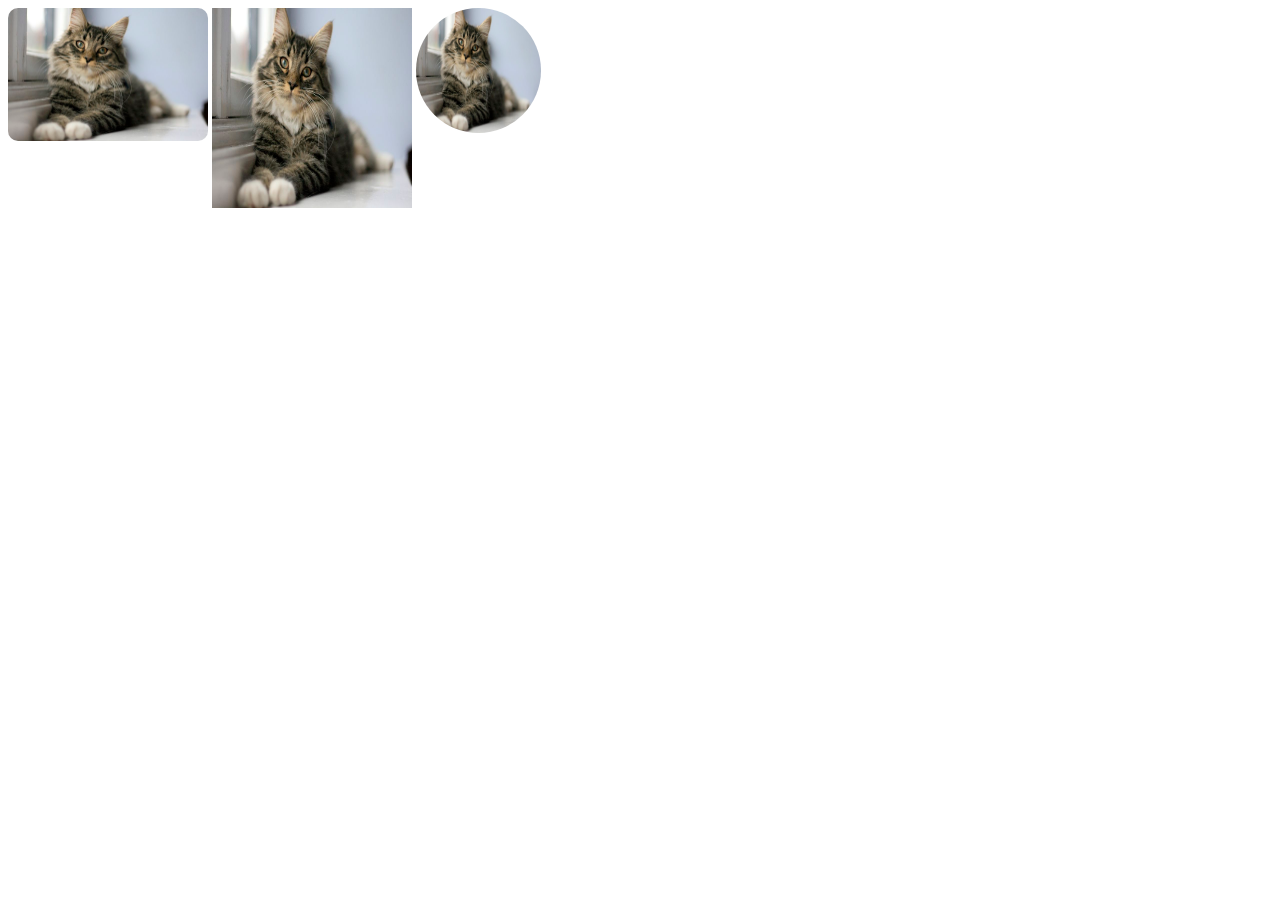
<file: intro-to-html/lesson-7-images.html>
<!DOCTYPE html>
<html>
<head>
  <style>
    .image-example {
      width:200px;
      border-radius:10px;
      vertical-align:top;
    }

    .image-example2 {
      width:200px;
      height:200px;
      object-fit: fill;
      object-position: bottom;
    }

    .image-example3 {
      width: 125px;
      height: 125px;
      object-fit:fill;
      object-position: right;
      border-radius: 100px;
      vertical-align: top;
    }
  </style>
</head>
<body>
  <img class="image-example" src="cat.jpeg">
  <img class="image-example2" src="cat.jpeg">
  <img class="image-example3" src="cat.jpeg">

</body>

</html>
</file>
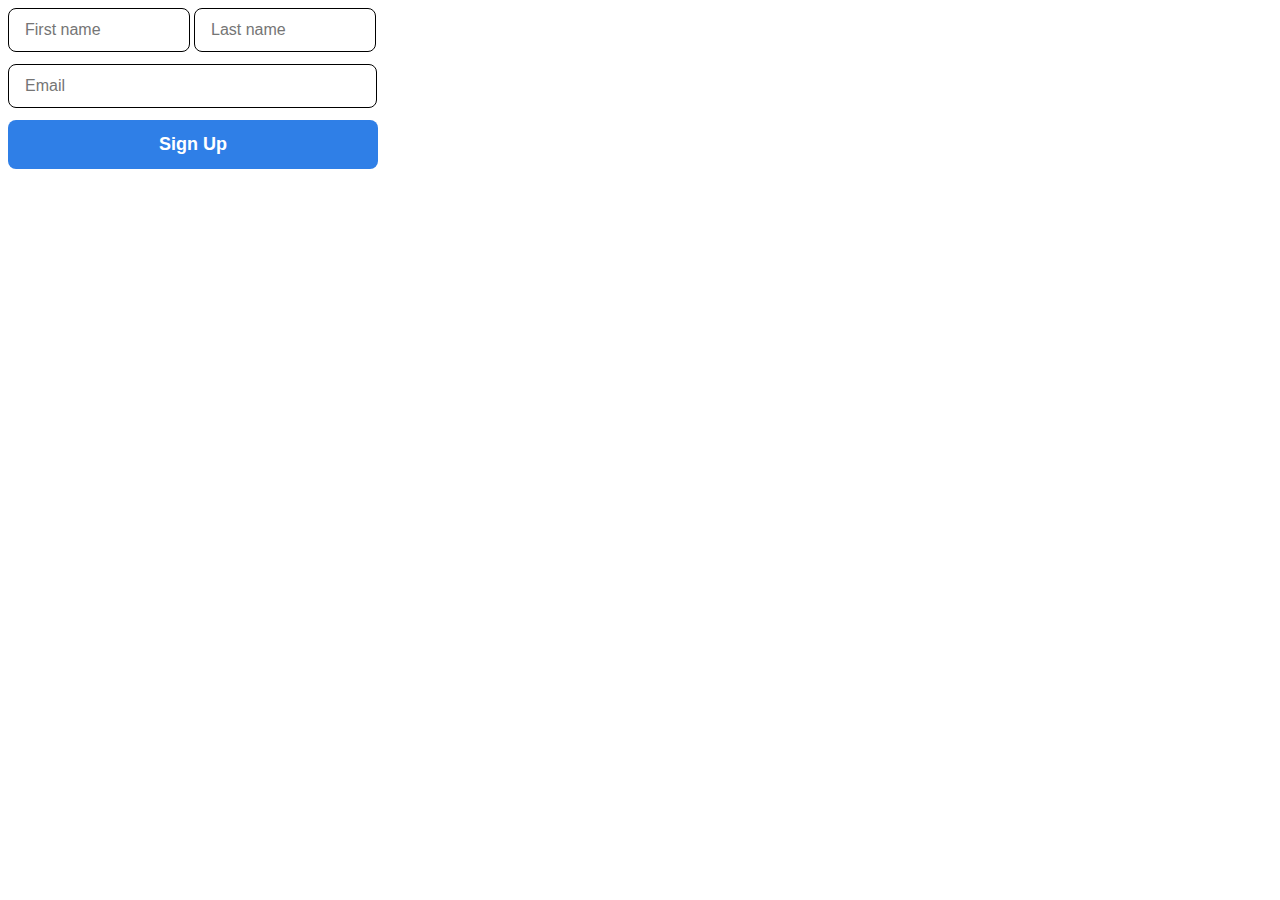
<file: intro-to-html/lesson-8-challenge.html>
<!DOCTYPE html>

<html>
  <head>
<style>
  
  input {
    padding-top:12px;
    padding-bottom: 12px;
    padding-left:16px;
    padding-right: 16px;
    font-size: 16px;
    border-color: rgb(200, 200, 200);
    border-radius: 8px;
    border:solid;
    border-width: 1px;
    margin-bottom: 12px;
  }

  .First-Name-Form {
    width: 148px;
  }
  .Last-Name-Form {
   width: 148px;
  }

  .Email-Form {
    display: block;
    width:335px;
  }
  button {
    margin-bottom: 10px;
    padding-top:14px;
    padding-bottom: 14px;
    background-color: rgb(47, 127, 231);
    color:white;
    font-weight: bold;
    font-size: 18px;
    border-radius: 8px;
    border:none;
    width: 370px;
  }
</style>
  </head>
  <body>
    
    <input class="First-Name-Form" type="text" placeholder="First name">
    <input class="Last-Name-Form" type="text" placeholder="Last name">
    <input class="Email-Form" type="text" placeholder="Email">
    <button class="sign-up-button">Sign Up</button>

  </body>
</html>
</file>
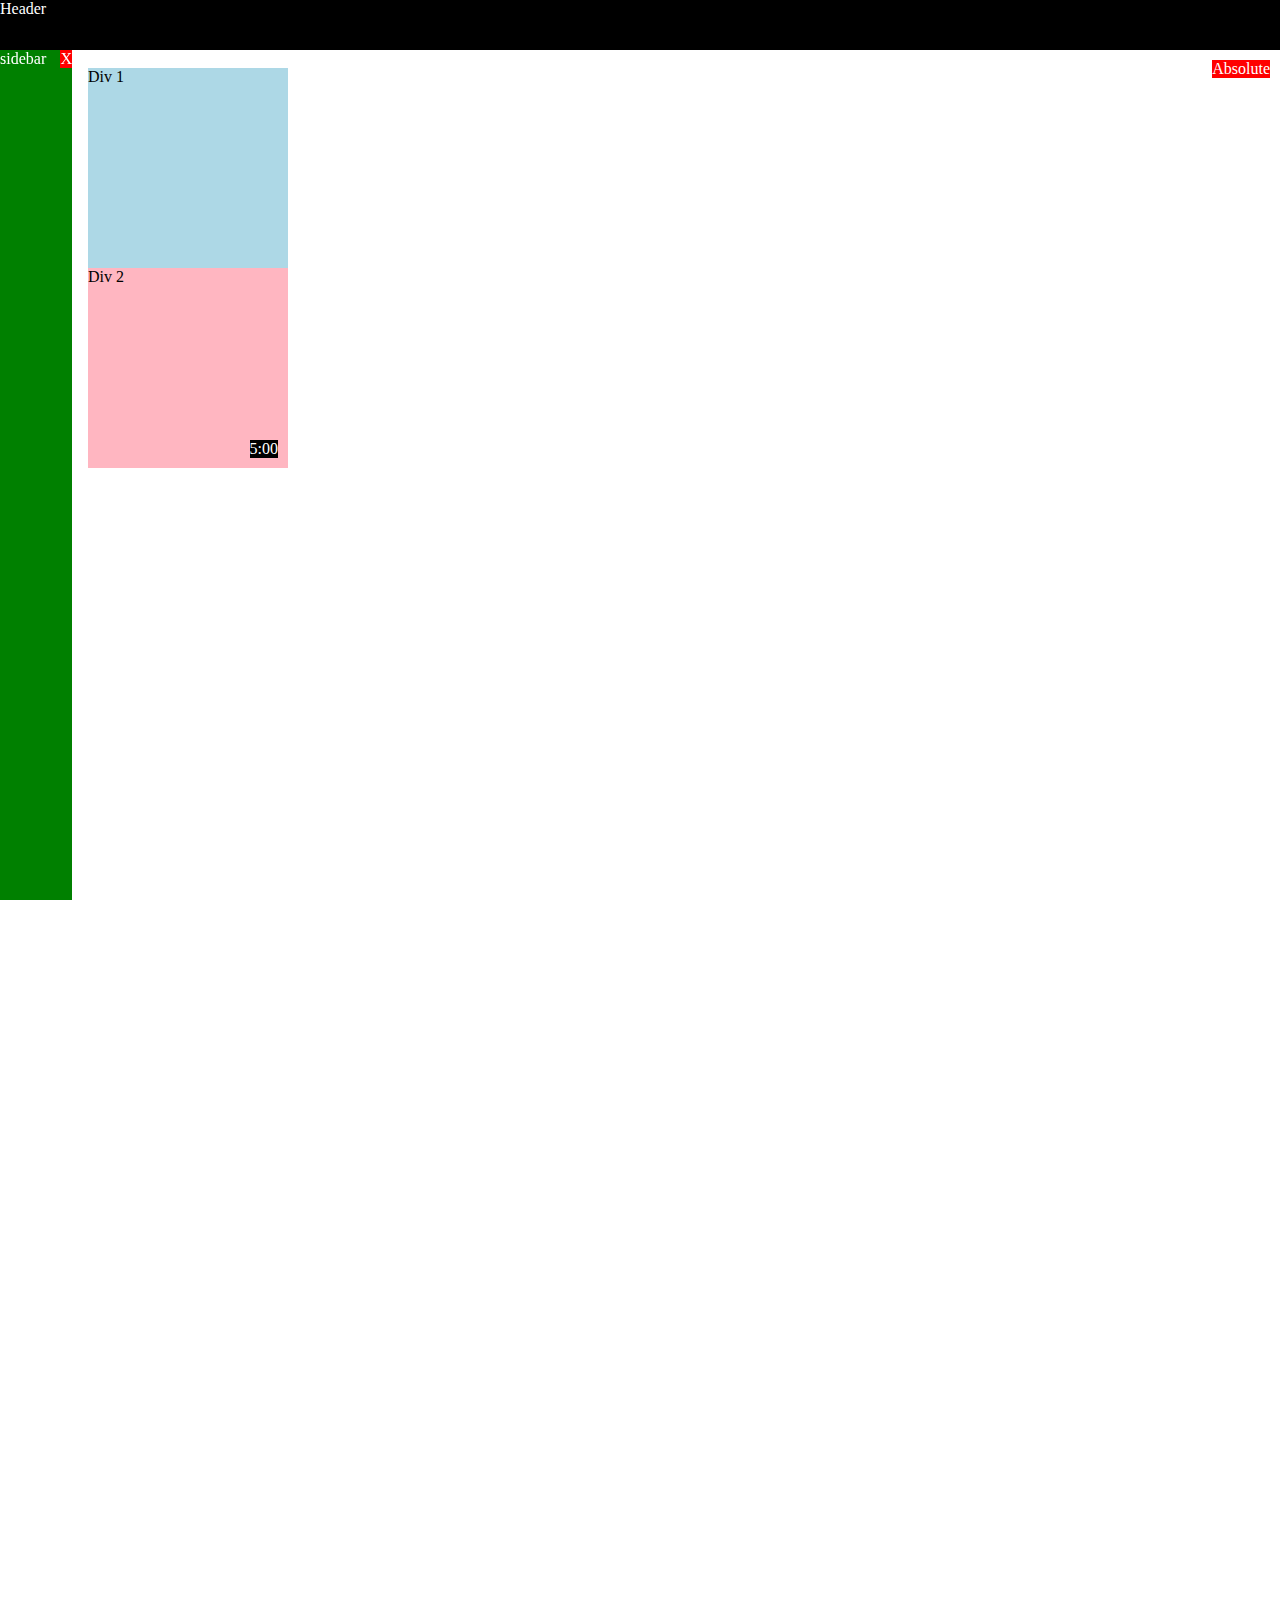
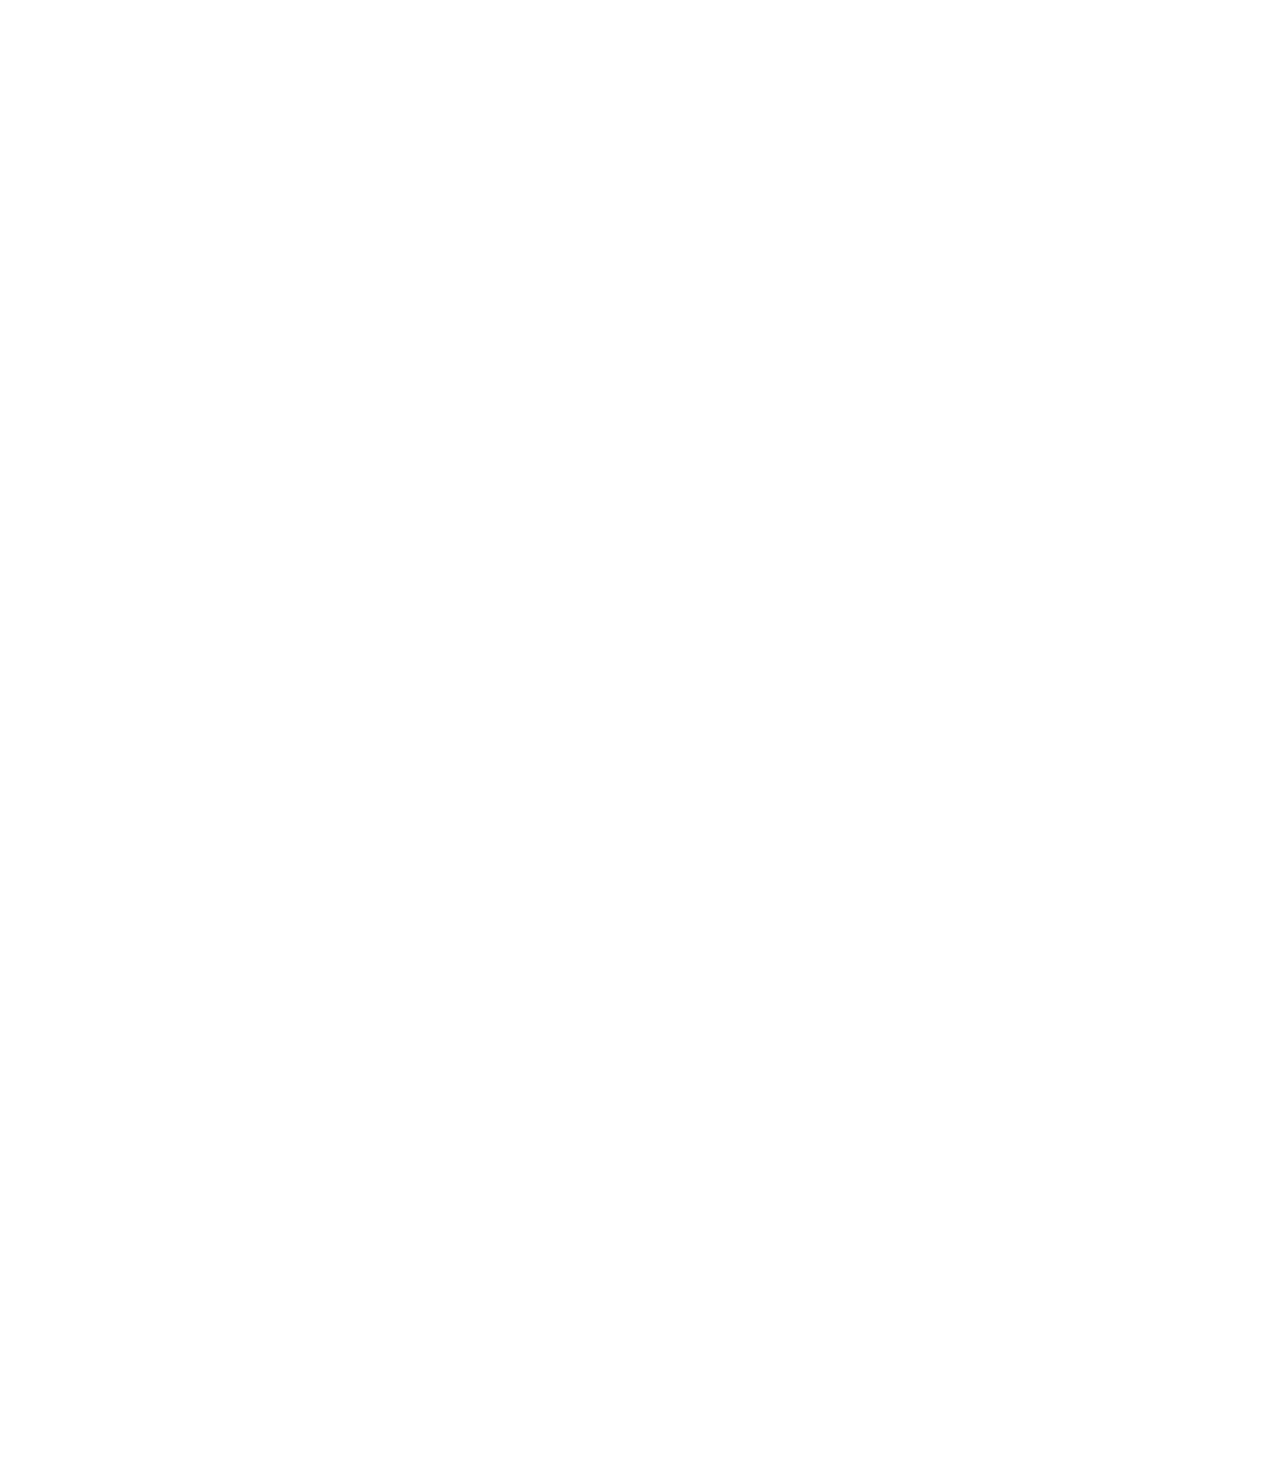
<file: intro-to-html/position.html>
<!DOCTYPE html>
<html>
  <head>
    <title>Position Practice</title>
  </head>
  <body style="height:3000px;
  padding-top: 60px;
  padding-left: 80px;">
    <div style="background-color:black;
    color:white;
    position: fixed;
    height: 50px;
    top: 0;
    left: 0;
    right: 0;
    z-index:1;" >Header</div>
   
   <div style="background-color: green;
   color: white;
   position: fixed;
   bottom:0;
   left: 0;
   top:50px;
   width: 72px;" >
      sidebar
      <div style="position: absolute;
    background-color: red;
    color: white;
    top: 0;
    right: 0;
    " >X</div>
    </div>

    <div style="position: absolute;
    background-color: red;
    color: white;
    top: 60px;
    right: 10px;
    " >Absolute</div>
    
    <div style="background-color:lightblue;
    height:200px;
    width:200px;
    position: static;" >Div 1</div>
    <div style="background-color:lightpink;
    height:200px;
    width:200px;
    position: relative;">Div 2
     <div style="position: absolute;
     background-color: black;
     color: white;
     bottom: 10px;
     right:10px;

     " >5:00</div></div>
  </body>
</html>
</file>
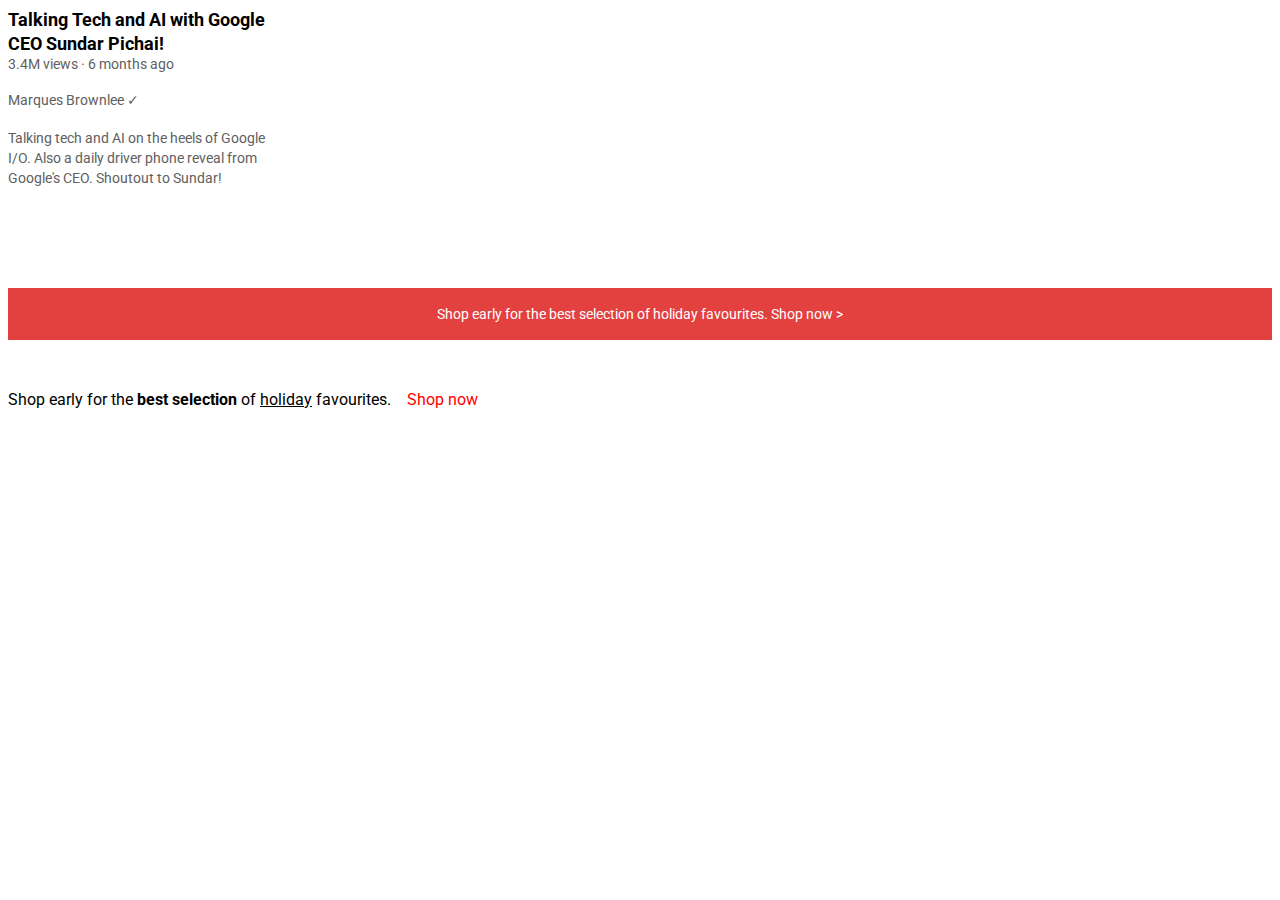
<file: intro-to-html/text.html>
<!DOCTYPE html>
<html>
  <head>
    <title>Text Practice</title>
    <link rel="preconnect" href="https://fonts.googleapis.com">
    <link rel="preconnect" href="https://fonts.gstatic.com" crossorigin>
    <link href="https://fonts.googleapis.com/css2?family=Roboto:wght@400;700&display=swap" rel="stylesheet">
    <link rel="stylesheet" href="styles/text.css">
  
  </head>
  <body>
    <p class="video-title">
      Talking Tech and AI with Google CEO Sundar Pichai!
    </p>
    
    <p class="video-stats">
      3.4M views &#183; 6 months ago
    </p>
    
    <p class="video-author">
      Marques Brownlee &#10003;
    </p>
    
    <p class="video-description">
      Talking tech and AI on the heels
       of Google I/O. Also a daily driver phone reveal from Google's CEO. Shoutout to Sundar!
    </p>
    
    <p class="apple-text">Shop early for the best selection 
      of holiday favourites. <span class="shop-link">Shop now &#62;</span>
    </p>
    
    <p>Shop early for the <strong>best selection</strong>
      of <u>holiday</u> favourites. <span class="span-example">Shop now</span>
    </p>
  </body>
</html>
</file>
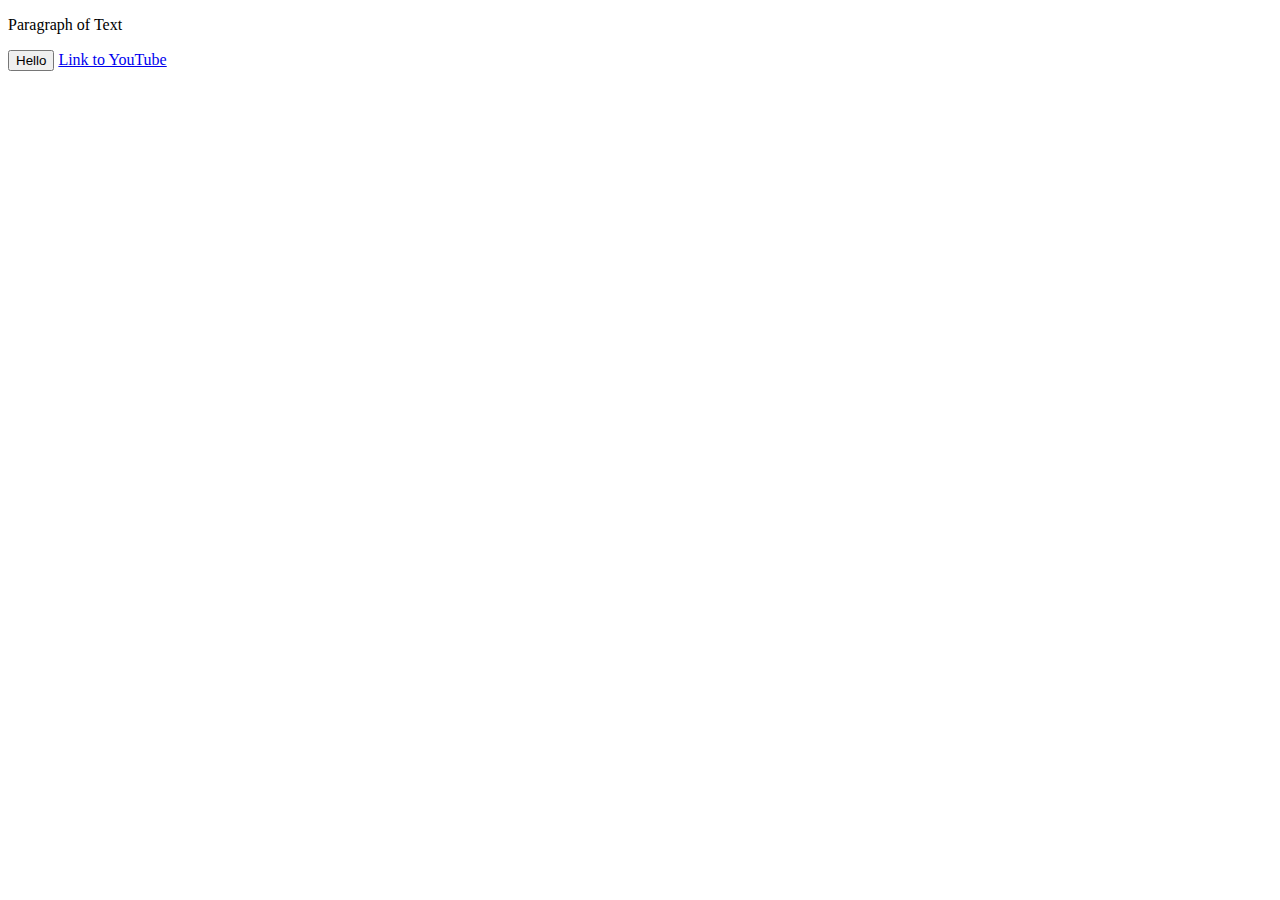
<file: intro-to-html/website.html>
<!DOCTYPE html>
<html>
  <head>
    <title>First Website</title>
  </head>
  <body>
    <p>
      Paragraph of Text 
    </p>
    
    <button>
      Hello
    </button>
    
    <a href="https://www.youtube.com/" target="_blank">
      Link to YouTube
    </a>
  </body>
  </html>
</file>
<file: styles/general.css>
p {
  margin-top: 0;
  margin-bottom: 0;
}

body {
  /* This style below will be inherited */
  font-family: Roboto, Arial;
  margin: 0;
  padding-top: 80px;
  padding-left: 96px;
  padding-right: 24px;
  background-color: rgb(248, 248, 248);
}
</file>
<file: styles/header.css>
.header {
  height: 55px;
  display:flex;
  flex-direction: row;
  justify-content: space-between;
 
  position: fixed;
  top: 0;
  left: 0;
  right: 0;
  z-index: 100;

  background-color: white;
  border-bottom-width: 1px;
  border-bottom-style: solid;
  border-bottom-color: rgb(233, 233, 233);

}

.left-section {
  margin-right: 70px;
  display:flex;
  align-items: center;
}

.hamburger-menu {
  height: 24px;
  margin-left: 24px;
  margin-right: 24px;
  cursor: pointer;


}

.youtube-logo {
  height: 20px;
  cursor: pointer;

}

.middle-section {
  flex: 1;
  margin-right: 35px;
  max-width: 500px;
  display: flex;
  align-items: center;
}
.search-bar::placeholder {
  font-size: 16px;
}

.search-bar {
  flex: 1;
  height: 36px;
  padding-left: 10px;
  font-size: 16px;
  border-width: 1px;
  border-color: lightgray;
  border-style: solid;
  border-radius: 2px;
  box-shadow: inset 1px 2px 3px 0px rgba(0, 0, 0, 0.05);
  width:0;
}

.search-button {
  height: 40px;
  width: 66px;
  background-color: rgb(241, 241, 241);
  border-width: 1px;
  border-style: solid;
  border-color: lightgray;
  margin-left: -1px;
  margin-right: 10px;

}

.search-button .tooltip,
.voice-search-button .tooltip,
.upload-icon-container .tooltip,
.youtube-apps-icon-container .tooltip,
.notifications-icon-container .tooltip {
  position: absolute;
  background-color: gray;
  color: white;
  padding-top:4px;
  padding-bottom: 4px;
  padding-right: 8px;
  padding-left: 8px;
  border-radius: 2px;
  border:none;
  font-size: 12px;
  bottom: -30px;
  opacity:0;
  transition: opacity 0.15s;
  white-space:nowrap;
  pointer-events: none;
}

.search-button:hover .tooltip,
.voice-search-button:hover .tooltip,
.upload-icon-container:hover .tooltip,
.youtube-apps-icon-container:hover .tooltip,
.notifications-icon-container:hover .tooltip {
  opacity:1;
}

.search-icon {
  height: 25px;
  
}

.search-button,
 .voice-search-button,
 .upload-icon-container,
 .youtube-apps-icon-container,
 .notifications-icon-container {
  display: flex;
  justify-content: center;
  align-items: center;
  position:relative;
  cursor: pointer;


}

.voice-search-button {
  height: 40px;
  width: 40px;
  background-color: rgb(245, 245, 245);
  border: none;
  border-radius: 20px;
}

.voice-search-icon {
  height: 24px;
}

.right-section {
  width: 180px;
  margin-right: 20px;
  display: flex;
  align-items: center;
  justify-content: space-between;
  flex-shrink: 0;

}

.upload-icon {
  height:24px;
  
}

.youtube-apps-icon {
  height: 24px;
}

.notifications-icon {
  height: 24px;
}

.notifications-icon-container {
  position: relative;
}

.notifications-count {
  position: absolute;
  top:-2px;
  right:-5px;
  background-color: rgb(192, 6, 6);
  color:white;
  font-size: 11px;
  font-weight: 500;
  padding-left: 5px;
  padding-right: 5px;
  padding-top: 2px;
  padding-bottom: 2px;
  border-radius: 10px;
}

.current-user-picture {
  height:32px;
  border-radius: 16px;
  cursor: pointer;
}
</file>
<file: styles/video.css>
.thumbnail {
  width: 100%;
}

.video-link {
  text-decoration: none;
  color: black;
}

.video-title {
  margin-top: 0;
  font-size: 14px;
  font-weight: 500;
  line-height: 20px;
  margin-bottom: 10px;
}

.channel-link {
  text-decoration: none;
}

.video-author,
.video-stats {
  font-size: 12px;
  color: rgb(96,96,96);
}

.video-author {
  margin-bottom: 4px;
}


.thumbnail-row {
  margin-bottom:8px;
  position: relative;
}

.video-time {
  background-color: black;
  color:white;
  position: absolute;
  bottom: 8px;
  right:5px;
  font-size: 12px;
  font-weight: 500;
  padding-left: 2px;
  padding-right: 2px;
  padding-top: 4px;
  padding-bottom: 4px;
  border-radius: 2px;
}

.video-info-grid {
  display: grid;
  grid-template-columns: 50px 1fr;
}

.channel-picture {
  position: relative;
}

.channel-picture .tooltip {
  position: absolute;
  display: grid;
  grid-template-columns: 1fr 1fr;
  grid-column: 4px;
  align-content: left;
  justify-content: center;
  background-color: white;
  padding-top: 9px;
  padding-bottom: 9px;
  padding-right: 14px;
  padding-left: 10px;
  white-space: nowrap;
  border-radius: 6px;
  box-shadow: 2px 1px 2px 2px rgba(96, 96, 96, 0.15);
  bottom: -30px;
  opacity:0;
  transition: opacity 0.15s;
  pointer-events: none;
}

.channel-picture:hover .tooltip {
  opacity:1;
}

.tooltip-info {
  align-content: center;
  margin-top:4px;
  
}

.tooltip-author {
  font-weight: 700;
}

.subscribers {
  margin-top: 4px;
  font-weight: 400;
  font-size: 14px;
  color: rgb(96,96,96);
}

.tooltip-profile-picture {
  width: 50px;
  border-radius: 50px;
  margin-right: 8px;
  justify-content: center;
}
.profile-picture {
  width: 36px;
  border-radius: 40px;

}

.video-grid {
  display: grid;
  grid-template-columns: 1fr 1fr 1fr;
  column-gap: 16px;
  row-gap: 40px;
}

@media (max-width: 750px) {
  .video-grid {
   grid-template-columns: 1fr 1fr;
  }
}

@media (max-width: 751) and (min-width:999) {
  .video-grid {
    grid-template-columns: 1fr 1fr 1fr;
  }
}

@media (min-width: 1000px) {
  .video-grid {
    grid-template-columns:1fr 1fr 1fr 1fr
  }
  }
</file>
<file: styles/sidebar.css>
.sidebar {
  position: fixed;
  left:0;
  bottom:0;
  top:55px;
  width: 72px;
  background-color: white;
  padding-top: 5px;
}

.sidebar-link {
  height: 74px;
  display: flex;
  justify-content: center;
  align-items: center;
  flex-direction: column;
  cursor: pointer;

}

.sidebar-link:hover{
  background-color: rgb(235, 235, 235);
}

.sidebar-link img {
 height: 24px;
 margin-bottom: 4px;
}

.sidebar-link div {
  font-size: 10px;
}
</file>
<file: intro-to-html/styles/buttons.css>
.subscribe-button {
  background-color:rgb(201, 5, 5);
  color:white;
  border:none;
  height:36px;
  width: 105px;
  border-radius: 2px;
  cursor: pointer;
  margin-right: 8px;
  transition: opacity 0.15s;
}

.subscribe-button:hover {
  opacity: 0.8;
}

.subscribe-button:active {
  opacity: 0.4;

}

.join-button {
  background-color: white;
  color:rgb(4, 87, 195);
  border-color:rgb(4, 87, 195);
  border-radius: 2px;
  border-style: solid;
  border-width: 1px;
  height:36px;
  width: 64px;
  cursor: pointer;
  transition: background-color 0.15, 
  color 0.15;
}

.join-button:hover {
  background-color:rgb(4, 87, 195);
  color: white;
}

.join-button:active {
  opacity: 0.7;
}

.tweet-button {
  background-color: rgb(0, 170, 255);
  color: white;
  border: none;
  height: 36px;
  width: 74px;
  border-radius: 18px;
  font-weight: bold;
  font-size: 15px;
  cursor: pointer;
  margin-left: 8px;
  transition: box-shadow 0.15;
}

.tweet-button:hover {
  box-shadow: 5px 5px 10px rgba(0, 0, 0, 0.15);
}

.tweet-button:active {
  opacity: 0.7;
}
</file>
<file: intro-to-html/styles/text.css>
p {
  font-family: Roboto;
  margin-top: 0;
  Margin-bottom: 0;
}

.video-title {
 font-weight: bold;
 font-size: 18px;
 width: 280px;
 line-height: 24px;
 margin-bottom: 5x;
}

.video-stats {
  font-size: 14px;
  color: #606060;
  margin-bottom: 20px;

}

.video-author {
  color: #606060;
  font-size: 14px;
  margin-bottom: 20px;
}

.video-description {
  color:#606060;
  font-size: 14px;
  Width:280px;
  line-height: 20px;
  margin-bottom:100px;
}

.apple-text {
  margin-bottom: 50px;
  font-size:14px;
  background-color: rgb(227,65,64);
  color: white;
  text-align: center;
  padding-top:18px;
  padding-bottom:18px;
}

.span-example {
  color:red;
  margin-left: 12px;
}
.span-example:hover {
  text-decoration:underline;
}

.shop-link {
  cursor: pointer;
}

.shop-link:hover {
  text-decoration:underline;
}
</file>
